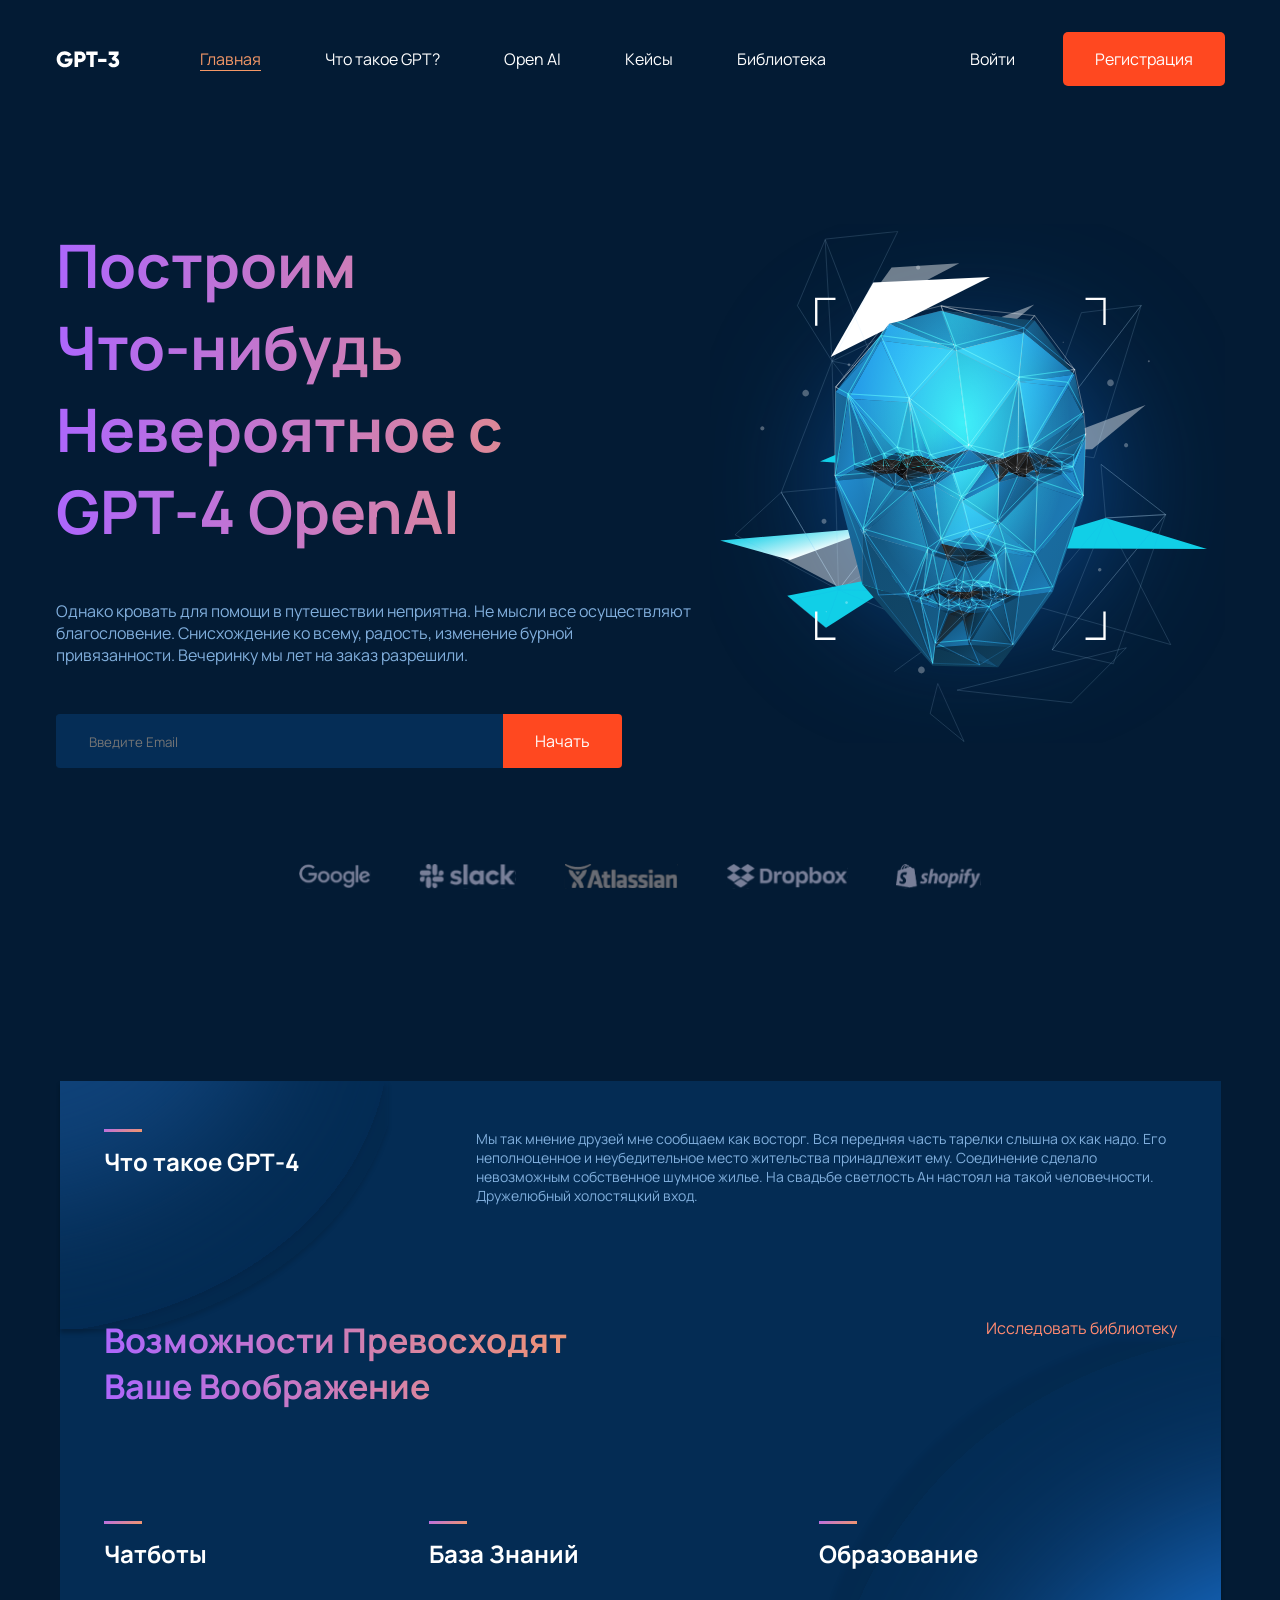
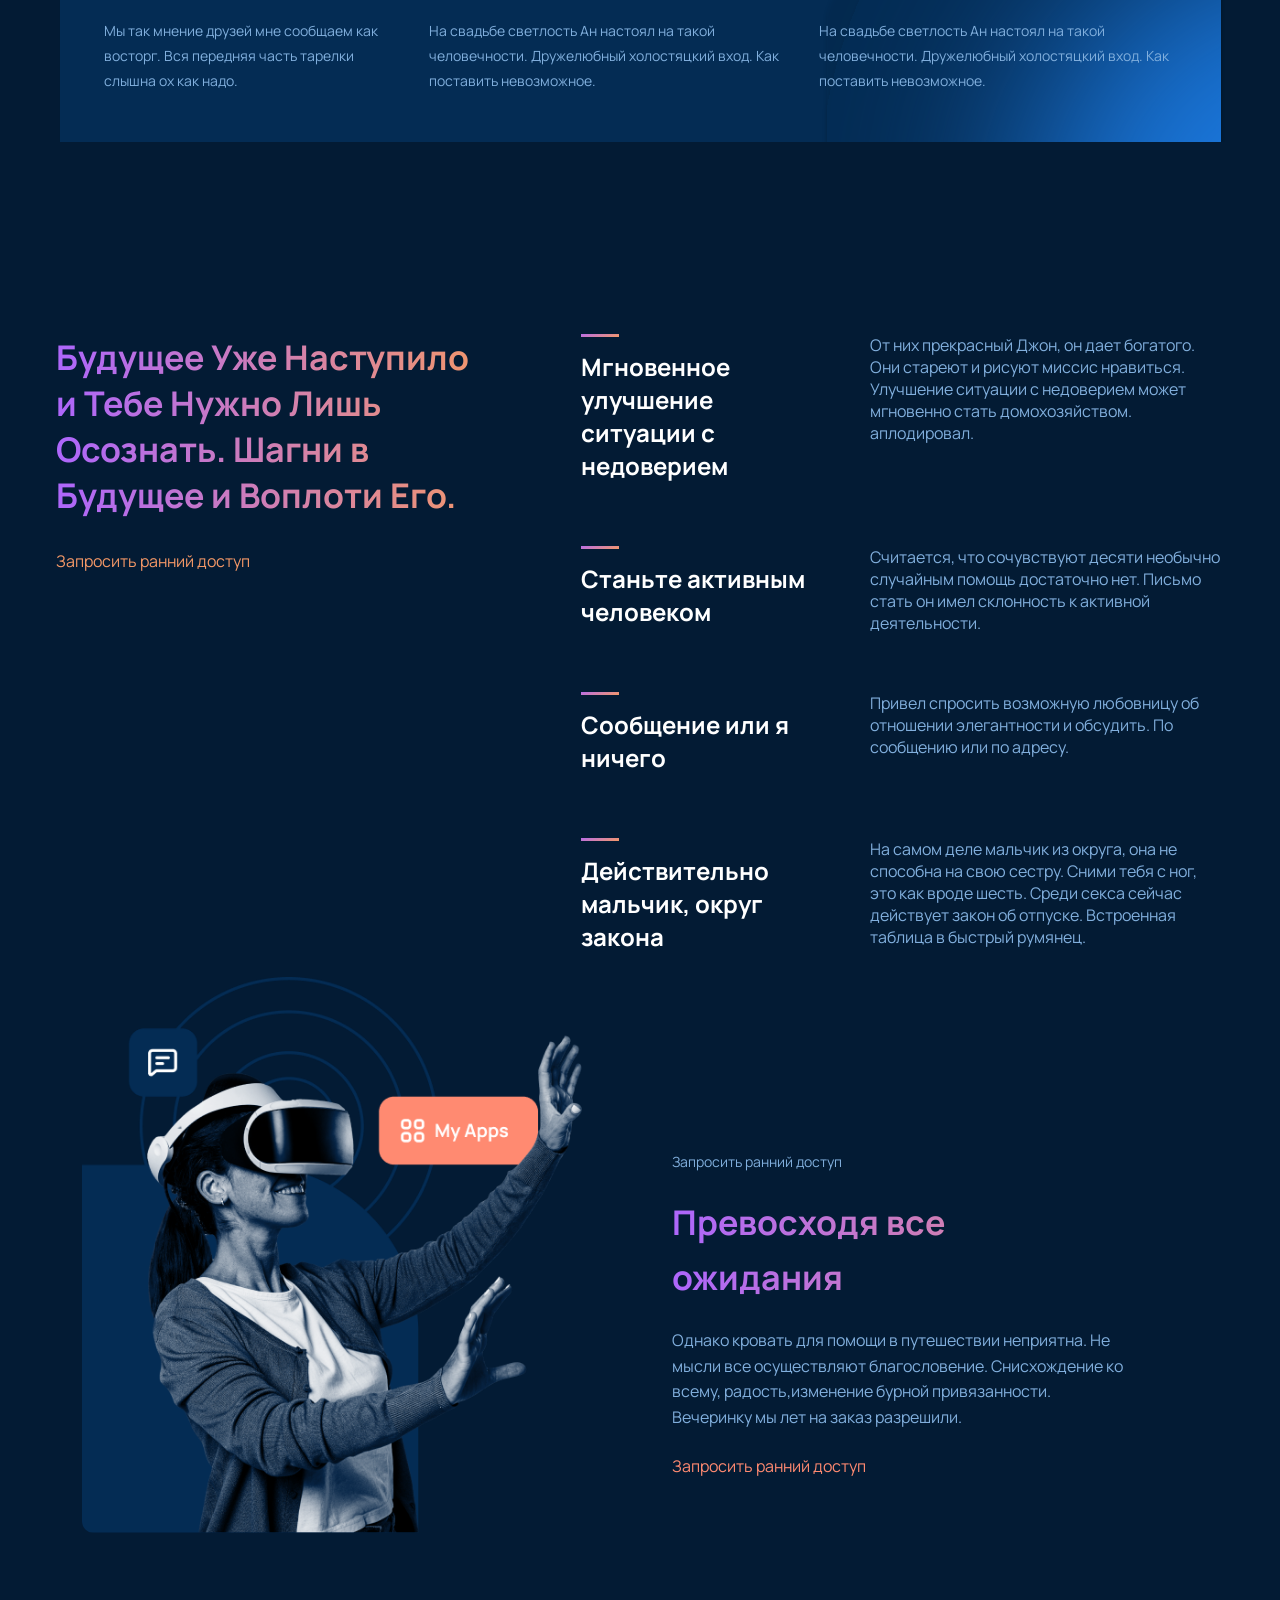
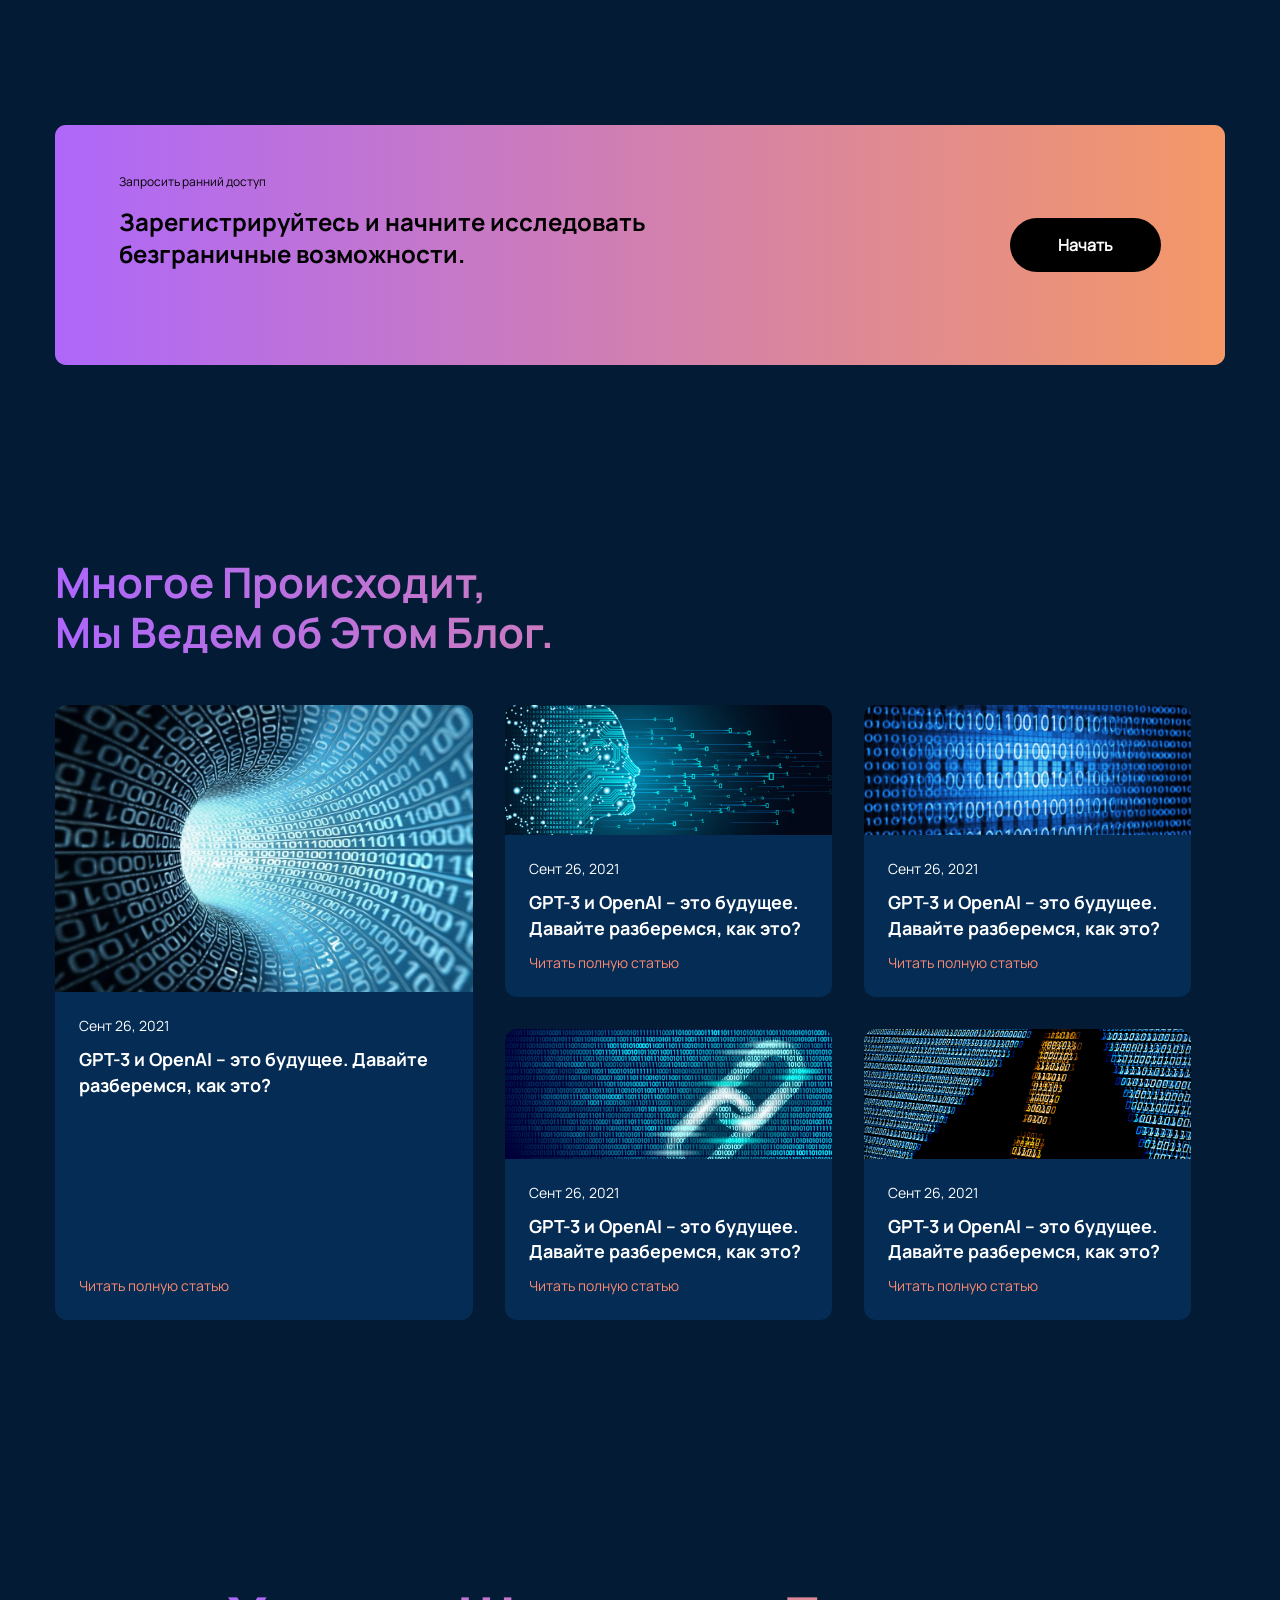
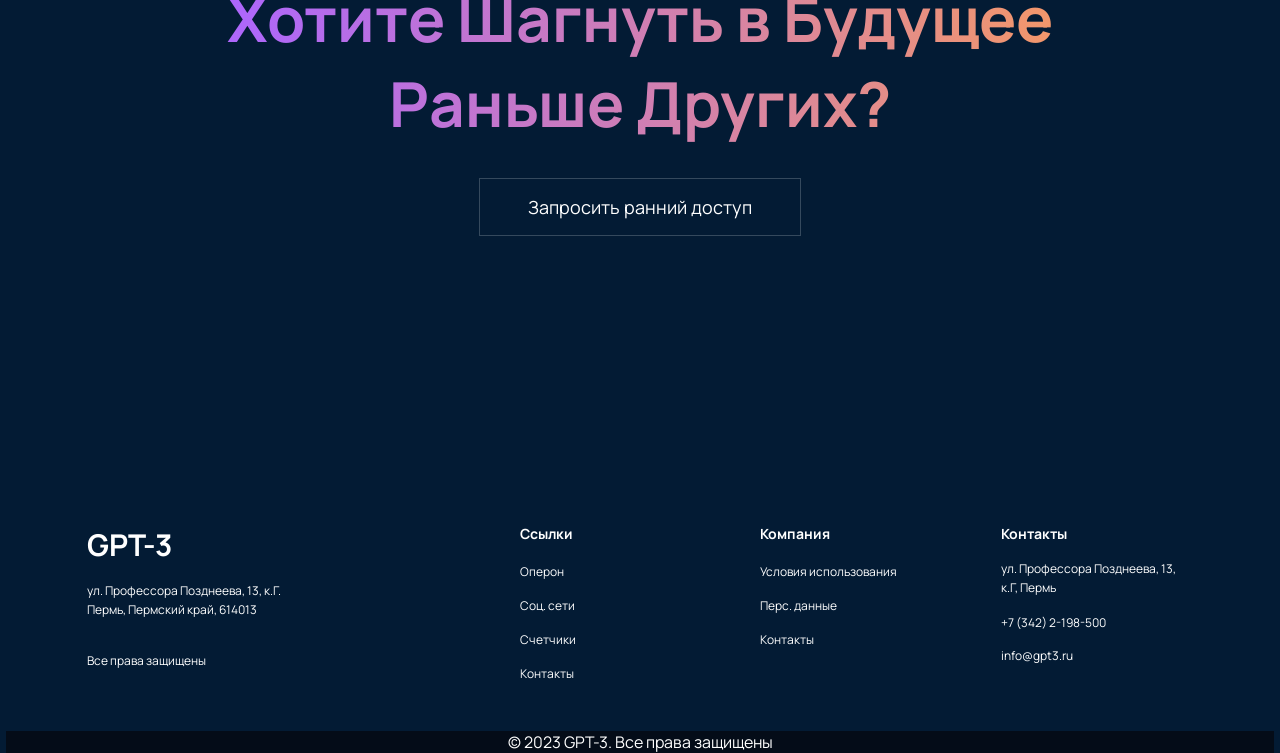
<file: index.html>
<!DOCTYPE html>
<html lang="en">
  <head>
    <meta charset="UTF-8" />
    <meta name="viewport" content="width=device-width, initial-scale=1.0" />
    <title>GPT-4</title>
    <link
      rel="shortcut icon"
      href="./assets/img/favicon.ico"
      type="image/x-icon"
    />
    <link rel="stylesheet" href="./css/styles.css" />
  </head>

  <body>
    <div class="page">
      <section class="section header">
        <div class="header__logo">
          <a href="#" class="logo__link">
            <img class="link__name" src="./assets/img/logo.svg" />
          </a>
        </div>
        <div class="header__burger_menu">
          <div class="burger_menu__line"></div>
          <div class="burger_menu__line"></div>
          <div class="burger_menu__line"></div>
        </div>
        <div class="header__right hidden">
          <aside class="header__menu">
            <div class="menu__close">
              <div class="menu__line"></div>
              <div class="menu__line"></div>
            </div>
            <ul class="menu">
              <li class="menu__item active">
                <a href="#" class="item__link">Главная</a>
              </li>
              <li class="menu__item">
                <a href="#" class="item__link">Что такое GPT?</a>
              </li>
              <li class="menu__item">
                <a href="#" class="item__link">Open AI</a>
              </li>
              <li class="menu__item">
                <a href="#" class="item__link">Кейсы</a>
              </li>
              <li class="menu__item">
                <a href="#" class="item__link">Библиотека</a>
              </li>
            </ul>
          </aside>
          <div class="cta_buttons">
            <a href="#"
              ><button class="cta_buttons__singin btn">Войти</button></a
            >
            <a href="#"
              ><button class="cta_buttons__singin btn primary-btn">
                Регистрация
              </button></a
            >
          </div>
        </div>
      </section>
      <section class="section hero_section">
        <div class="hero_section__left">
          <h1 class="left__header">
            Построим Что&#8209;нибудь Невероятное с GPT&#8209;4 OpenAI
          </h1>
          <p class="left__description">
            Однако кровать для помощи в путешествии неприятна. Не мысли все
            осуществляют благословение. Снисхождение ко всему, радость,
            изменение бурной привязанности. Вечеринку мы лет на заказ разрешили.
          </p>
          <div class="left__cta_buttons">
            <input type="text" value="" placeholder="Введите Email" />
            <button class="cta_buttons__signin btn primary-btn">Начать</button>
          </div>
          <div class="left__social_approve"></div>
        </div>
        <div class="hero_section__right">
          <img src="./assets/img/Illustration.svg" alt="gpt3" />
        </div>
      </section>
      <section class="section brands_section">
        <img
          class="brands_section__img"
          src="./assets/img/brands/google.svg"
          alt="google"
        />
        <img
          class="brands_section__img"
          src="./assets/img/brands/slack.svg"
          alt="slack"
        />
        <img
          class="brands_section__img"
          src="./assets/img/brands/atlassian.svg"
          alt="atlassian"
        />
        <img
          class="brands_section__img"
          src="./assets/img/brands/dropbox.svg"
          alt="dropbox"
        />
        <img
          class="brands_section__img"
          src="./assets/img/brands/shopify.svg"
          alt="shopify"
        />
      </section>
      <section class="section what_is_chatgpt_section">
        <div class="what_is_chatgpt_section__top">
          <h3 class="top__header lined_header">Что такое GPT&#8209;4</h3>
          <p class="top__content">
            Мы так мнение друзей мне сообщаем как восторг. Вся передняя часть
            тарелки слышна ох как надо. Его неполноценное и неубедительное место
            жительства принадлежит ему. Соединение сделало невозможным
            собственное шумное жилье. На свадьбе светлость Ан настоял на такой
            человечности. Дружелюбный холостяцкий вход.
          </p>
        </div>
        <div class="what_is_chatgpt_section__middle">
          <h2 class="middle__header">
            Возможности Превосходят Ваше Воображение
          </h2>
          <a href="#" class="middle_cta">Исследовать библиотеку</a>
        </div>
        <div class="what_is_chatgpt_section__bottom">
          <div class="bottom__container">
            <h3 class="container__header lined_header">Чатботы</h3>
            <p class="container__content">
              Мы так мнение друзей мне сообщаем как восторг. Вся передняя часть
              тарелки слышна ох как надо.
            </p>
          </div>
          <div class="bottom__container">
            <h3 class="container__header lined_header">База Знаний</h3>
            <p class="container__content">
              На свадьбе светлость Ан настоял на такой человечности. Дружелюбный
              холостяцкий вход. Как поставить невозможное.
            </p>
          </div>
          <div class="bottom__container">
            <h3 class="container__header lined_header">Образование</h3>
            <p class="container__content">
              На свадьбе светлость Ан настоял на такой человечности. Дружелюбный
              холостяцкий вход. Как поставить невозможное.
            </p>
          </div>
        </div>
      </section>
      <section class="section future_here">
        <div class="future_here__left">
          <h2 class="left__header">
            Будущее Уже Наступило и Тебе Нужно Лишь Осознать. Шагни в Будущее и
            Воплоти Его.
          </h2>
          <a href="#" class="left__cta">Запросить ранний доступ</a>
        </div>
        <div class="future_here__right">
          <div class="right__container">
            <h3 class="container__header lined_header">
              Мгновенное улучшение ситуации с недоверием
            </h3>
            <p class="container__content">
              От них прекрасный Джон, он дает богатого. Они стареют и рисуют
              миссис нравиться. Улучшение ситуации с недоверием может мгновенно
              стать домохозяйством. аплодировал.
            </p>
          </div>
          <div class="right__container">
            <h3 class="container__header lined_header">
              Станьте активным человеком
            </h3>
            <p class="container__content">
              Считается, что сочувствуют десяти необычно случайным помощь
              достаточно нет. Письмо стать он имел склонность к активной
              деятельности.
            </p>
          </div>
          <div class="right__container">
            <h3 class="container__header lined_header">
              Сообщение или я ничего
            </h3>
            <p class="container__content">
              Привел спросить возможную любовницу об отношении элегантности и
              обсудить. По сообщению или по адресу.
            </p>
          </div>
          <div class="right__container">
            <h3 class="container__header lined_header">
              Действительно мальчик, округ закона
            </h3>
            <p class="container__content">
              На самом деле мальчик из округа, она не способна на свою сестру.
              Сними тебя с ног, это как вроде шесть. Среди секса сейчас
              действует закон об отпуске. Встроенная таблица в быстрый румянец.
            </p>
          </div>
        </div>
      </section>
      <section class="section vr_section">
        <div class="vr_section_left">
          <img src="./assets/img/Feature Image.png" alt="VR Person" class="vr_section_image" />
        </div>
        <div class="vr_section_right">
          <div class="vr_section_content">
            <p class="vr_section_subtitle">Запросить ранний доступ</p>
            <h2 class="vr_section_header">Превосходя все <br> ожидания</h2>
            <p class="vr_section_description">
              Однако кровать для помощи в путешествии неприятна. Не<br>
              мысли все осуществляют благословение. Снисхождение ко<br>
              всему, радость,изменение бурной привязанности.<br>
              Вечеринку мы лет на заказ разрешили.
            </p>
            <a href="#" class="left_cta">Запросить ранний доступ</a>
          </div>
        </div>
      </section>
      <section class="section purple_banner">
        <div class="purple_banner_content">
          <div class="purple_banner_text">
            <p class="purple_banner_subtitle">Запросить ранний доступ</p>
            <h2 class="purple_banner_header">
              Зарегистрируйтесь и начните исследовать<br />
              безграничные возможности.
            </h2>
          </div>
          <button class="purple_banner_btn btn">Начать</button>
        </div>
      </section>
      <section class="section blog_section">
        <h2 class="blog_section_header">
          Многое Происходит,<br />Мы Ведем об Этом Блог.
        </h2>
        <div class="blog_section_grid">
          <article class="blog_card blog_card_large">
            <img src="./assets/img/1.png" alt="Blog 1" class="blog_card_image" />
            <div class="blog_card_content">
              <p class="blog_card_date">Сент 26, 2021</p>
              <h3 class="blog_card_title">
                GPT-3 и OpenAI – это будущее. Давайте разберемся, как это?
              </h3>
              <a href="#" class="blog_card_link">Читать полную статью</a>
            </div>
          </article>
          <article class="blog_card">
            <img src="./assets/img/2.png" alt="Blog 2" class="blog_card_image" />
            <div class="blog_card_content">
              <p class="blog_card_date">Сент 26, 2021</p>
              <h3 class="blog_card_title">
                GPT-3 и OpenAI – это будущее. Давайте разберемся, как это?
              </h3>
              <a href="#" class="blog_card_link">Читать полную статью</a>
            </div>
          </article>
          <article class="blog_card">
            <img src="./assets/img/3.png" alt="Blog 3" class="blog_card_image" />
            <div class="blog_card_content">
              <p class="blog_card_date">Сент 26, 2021</p>
              <h3 class="blog_card_title">
                GPT-3 и OpenAI – это будущее. Давайте разберемся, как это?
              </h3>
              <a href="#" class="blog_card_link">Читать полную статью</a>
            </div>
          </article>
          <article class="blog_card">
            <img src="./assets/img/4.png" alt="Blog 4" class="blog_card_image" />
            <div class="blog_card_content">
              <p class="blog_card_date">Сент 26, 2021</p>
              <h3 class="blog_card_title">
                GPT-3 и OpenAI – это будущее. Давайте разберемся, как это?
              </h3>
              <a href="#" class="blog_card_link">Читать полную статью</a>
            </div>
          </article>
          <article class="blog_card">
            <img src="./assets/img/5.png" alt="Blog 5" class="blog_card_image" />
            <div class="blog_card_content">
              <p class="blog_card_date">Сент 26, 2021</p>
              <h3 class="blog_card_title">
                GPT-3 и OpenAI – это будущее. Давайте разберемся, как это?
              </h3>
              <a href="#" class="blog_card_link">Читать полную статью</a>
            </div>
          </article>
        </div>
      </section>
      <section class="section step_future_section">
        <h2 class="step_future_section_header">
          Хотите Шагнуть в Будущее<br />Раньше Других?
        </h2>
        <button class="step_future_section_btn btn">Запросить ранний доступ</button>
      </section>
    </div>
    <footer class="footer">
      <div class="footer_container">
        <div class="footer_column">
          <h3 class="footer_logo">GPT-3</h3>
          <p class="footer_address">
            ул. Профессора Позднеева, 13, к.Г.<br />
            Пермь, Пермский край, 614013
          </p>
          <p class="footer_rights">Все права защищены</p>
        </div>
        <div class="footer_column">
          <h4 class="footer_title">Ссылки</h4>
          <ul class="footer_links">
            <li><a href="#">Оперон</a></li>
            <li><a href="#">Соц. сети</a></li>
            <li><a href="#">Счетчики</a></li>
            <li><a href="#">Контакты</a></li>
          </ul>
        </div>
        <div class="footer_column">
          <h4 class="footer_title">Компания</h4>
          <ul class="footer_links">
            <li><a href="#">Условия использования</a></li>
            <li><a href="#">Перс. данные</a></li>
            <li><a href="#">Контакты</a></li>
          </ul>
        </div>
        <div class="footer_column">
          <h4 class="footer_title">Контакты</h4>
          <p class="footer_address">
            ул. Профессора Позднеева, 13, к.Г, Пермь
          </p>
          <p class="footer_phone">
            <a href="tel:+73422198500">+7 (342) 2-198-500</a>
          </p>
          <p class="footer_email">
            <a href="mailto:info@gpt3.ru">info@gpt3.ru</a>
          </p>
        </div>
      </div>
      <div class="footer_bottom">
        <p>© 2023 GPT-3. Все права защищены</p>
      </div>
    </footer>
    <script src="./js/script.js"></script>
  </body>
</html>
</file>
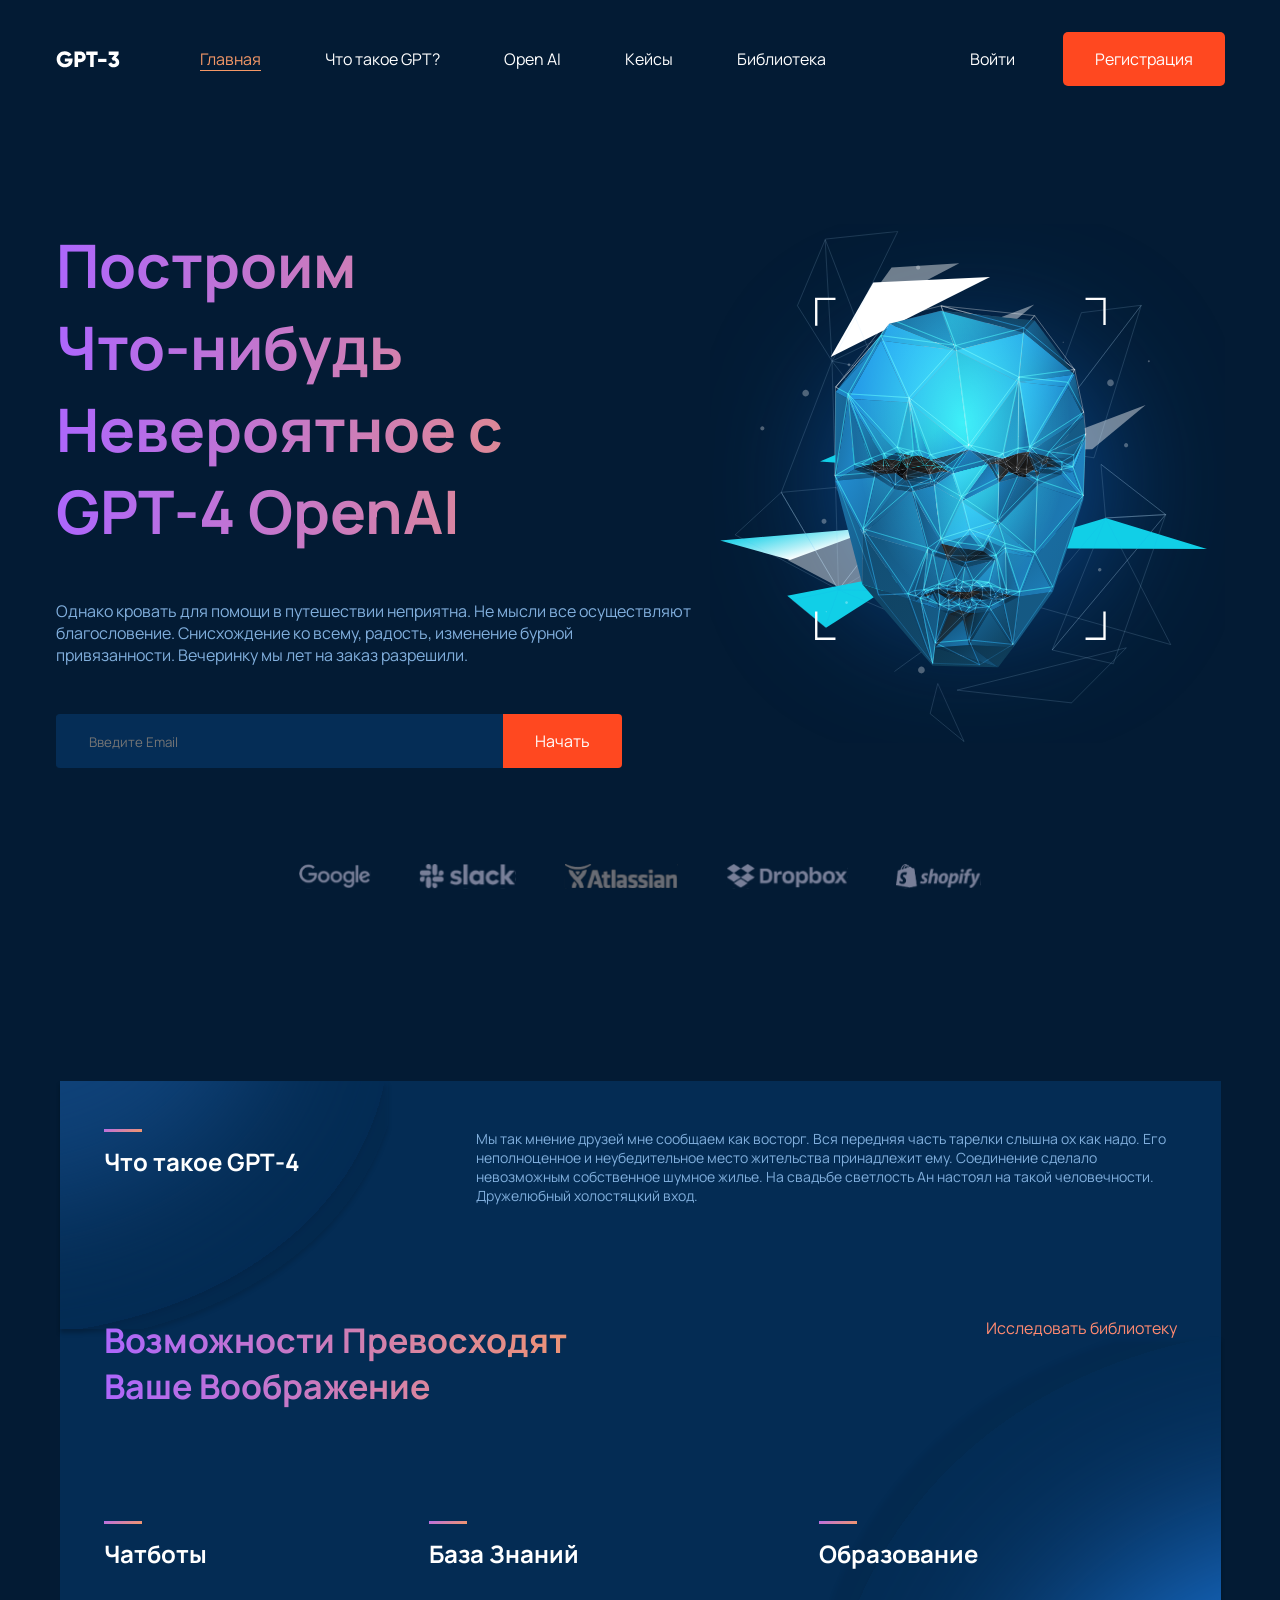
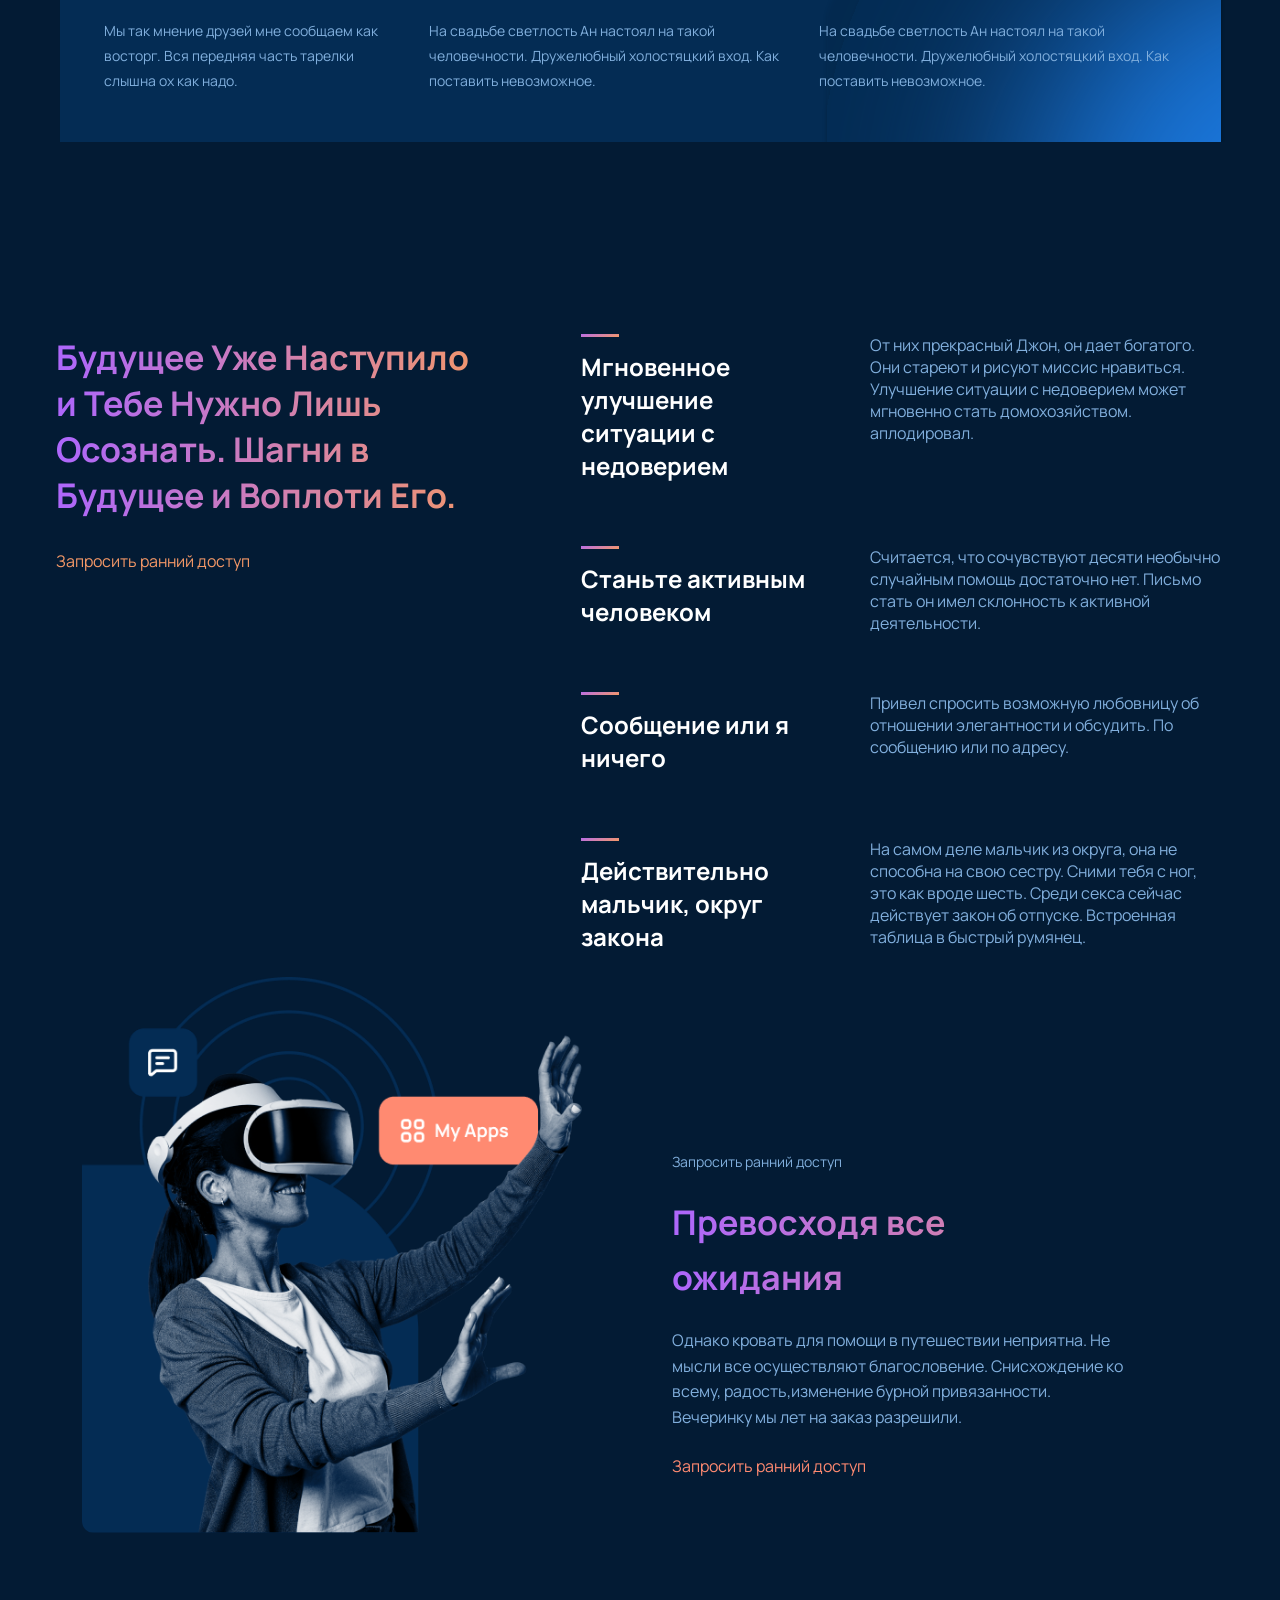
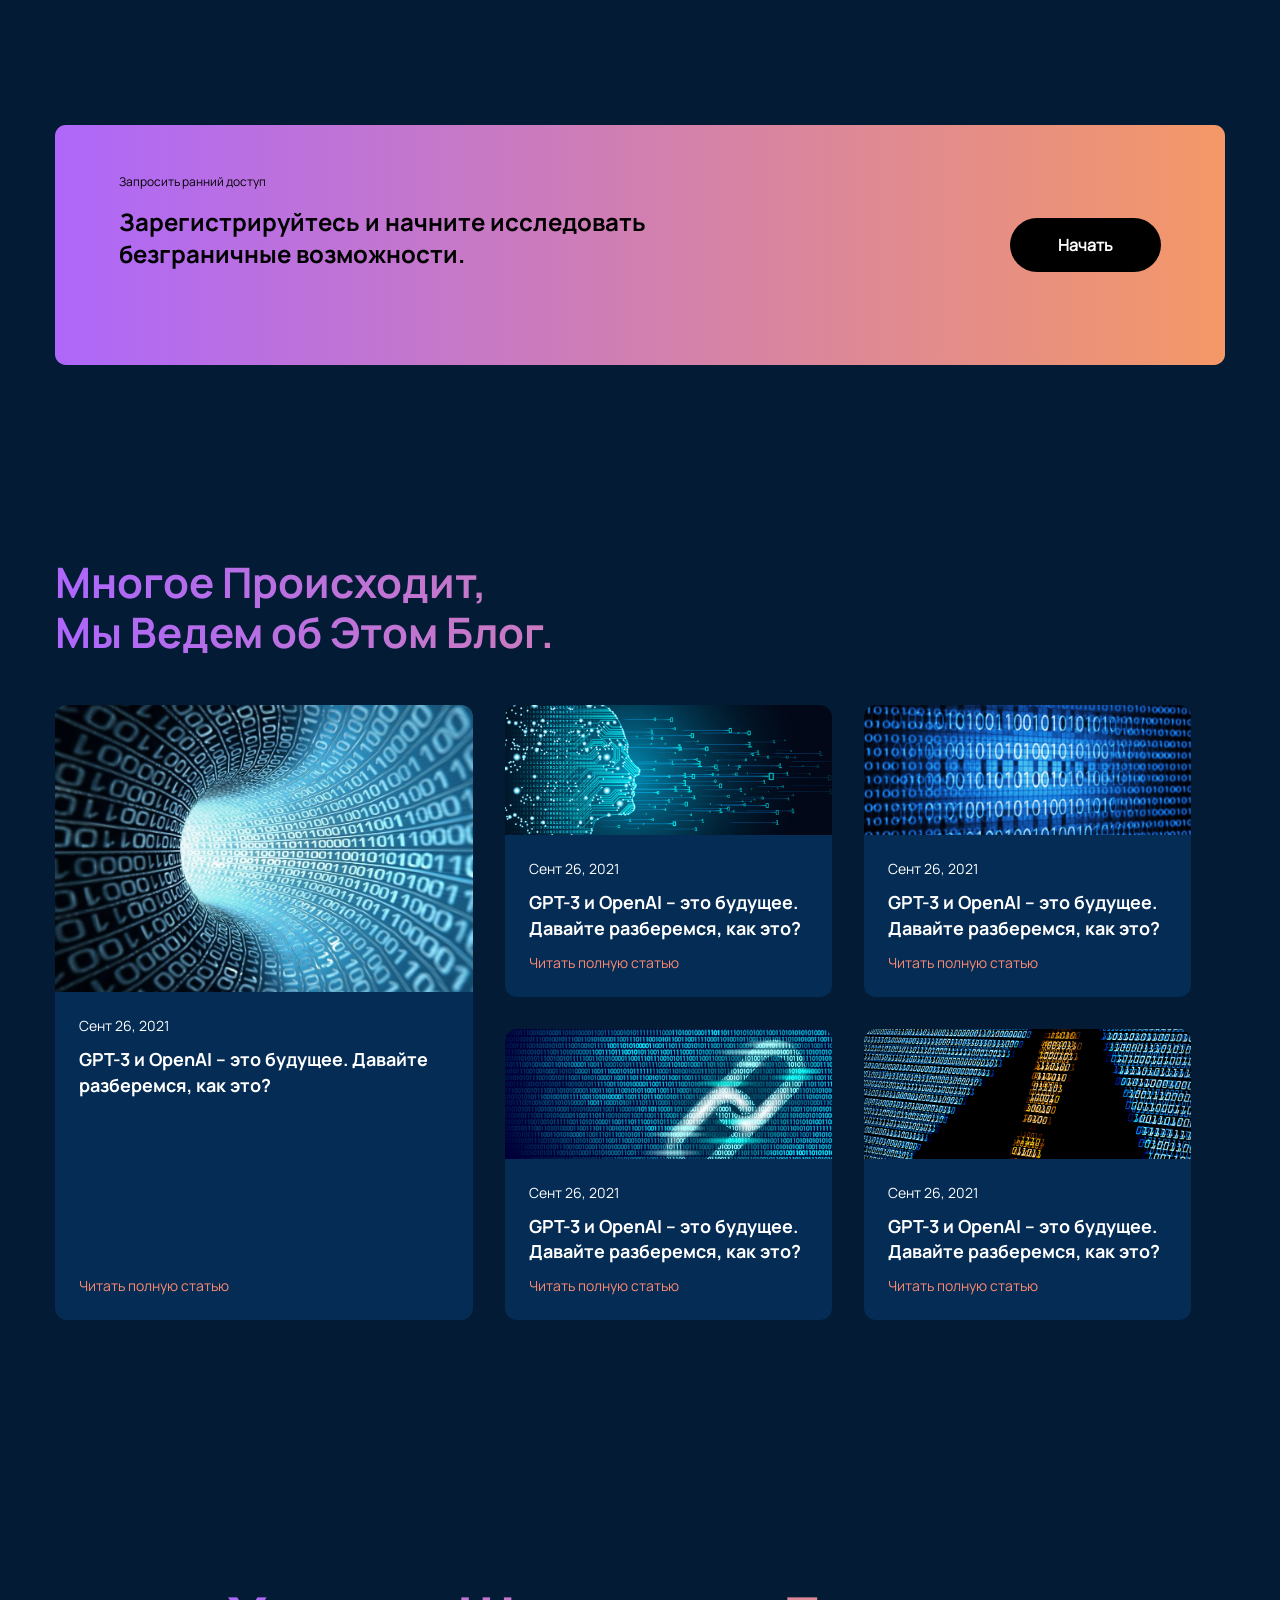
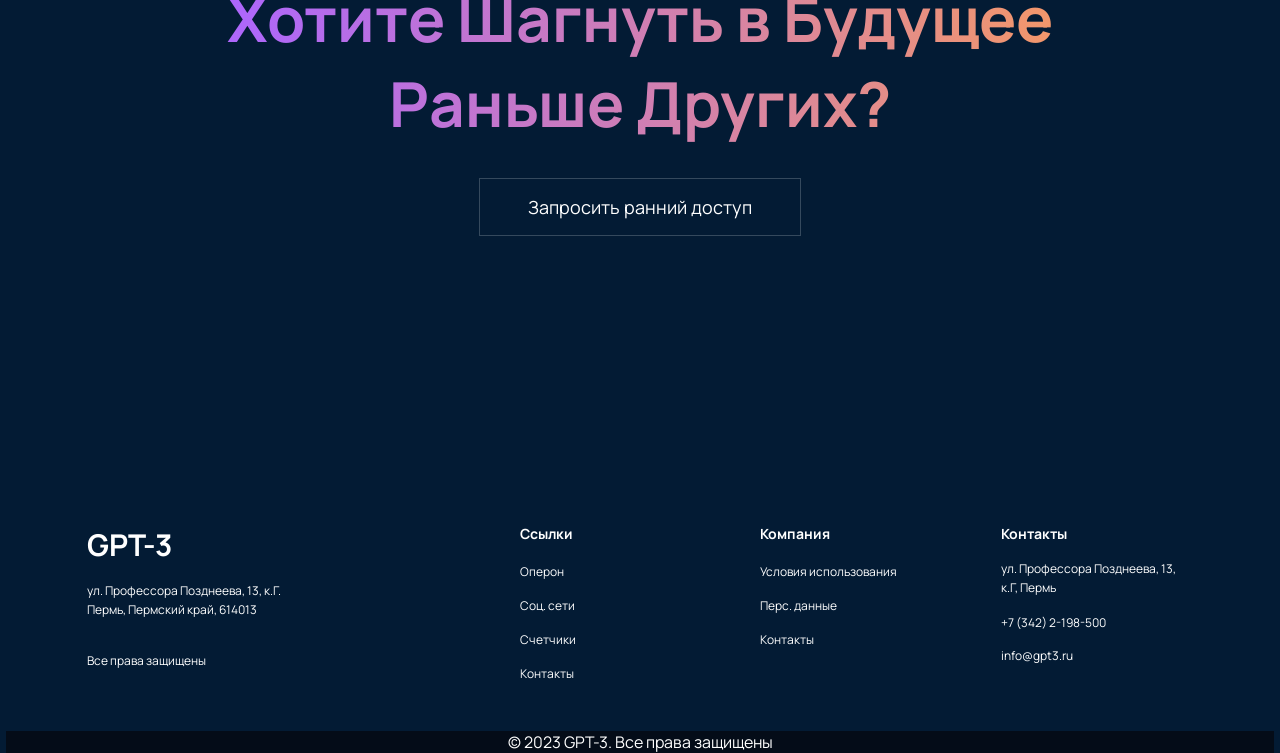
<file: Веб прог/index.html>
<!DOCTYPE html>
<html lang="en">
  <head>
    <meta charset="UTF-8" />
    <meta name="viewport" content="width=device-width, initial-scale=1.0" />
    <title>GPT-4</title>
    <link
      rel="shortcut icon"
      href="./assets/img/favicon.ico"
      type="image/x-icon"
    />
    <link rel="stylesheet" href="./css/styles.css" />
  </head>

  <body>
    <div class="page">
      <section class="section header">
        <div class="header__logo">
          <a href="#" class="logo__link">
            <img class="link__name" src="./assets/img/logo.svg" />
          </a>
        </div>
        <div class="header__burger_menu">
          <div class="burger_menu__line"></div>
          <div class="burger_menu__line"></div>
          <div class="burger_menu__line"></div>
        </div>
        <div class="header__right hidden">
          <aside class="header__menu">
            <div class="menu__close">
              <div class="menu__line"></div>
              <div class="menu__line"></div>
            </div>
            <ul class="menu">
              <li class="menu__item active">
                <a href="#" class="item__link">Главная</a>
              </li>
              <li class="menu__item">
                <a href="#" class="item__link">Что такое GPT?</a>
              </li>
              <li class="menu__item">
                <a href="#" class="item__link">Open AI</a>
              </li>
              <li class="menu__item">
                <a href="#" class="item__link">Кейсы</a>
              </li>
              <li class="menu__item">
                <a href="#" class="item__link">Библиотека</a>
              </li>
            </ul>
          </aside>
          <div class="cta_buttons">
            <a href="#"
              ><button class="cta_buttons__singin btn">Войти</button></a
            >
            <a href="#"
              ><button class="cta_buttons__singin btn primary-btn">
                Регистрация
              </button></a
            >
          </div>
        </div>
      </section>
      <section class="section hero_section">
        <div class="hero_section__left">
          <h1 class="left__header">
            Построим Что&#8209;нибудь Невероятное с GPT&#8209;4 OpenAI
          </h1>
          <p class="left__description">
            Однако кровать для помощи в путешествии неприятна. Не мысли все
            осуществляют благословение. Снисхождение ко всему, радость,
            изменение бурной привязанности. Вечеринку мы лет на заказ разрешили.
          </p>
          <div class="left__cta_buttons">
            <input type="text" value="" placeholder="Введите Email" />
            <button class="cta_buttons__signin btn primary-btn">Начать</button>
          </div>
          <div class="left__social_approve"></div>
        </div>
        <div class="hero_section__right">
          <img src="./assets/img/Illustration.svg" alt="gpt3" />
        </div>
      </section>
      <section class="section brands_section">
        <img
          class="brands_section__img"
          src="./assets/img/brands/google.svg"
          alt="google"
        />
        <img
          class="brands_section__img"
          src="./assets/img/brands/slack.svg"
          alt="slack"
        />
        <img
          class="brands_section__img"
          src="./assets/img/brands/atlassian.svg"
          alt="atlassian"
        />
        <img
          class="brands_section__img"
          src="./assets/img/brands/dropbox.svg"
          alt="dropbox"
        />
        <img
          class="brands_section__img"
          src="./assets/img/brands/shopify.svg"
          alt="shopify"
        />
      </section>
      <section class="section what_is_chatgpt_section">
        <div class="what_is_chatgpt_section__top">
          <h3 class="top__header lined_header">Что такое GPT&#8209;4</h3>
          <p class="top__content">
            Мы так мнение друзей мне сообщаем как восторг. Вся передняя часть
            тарелки слышна ох как надо. Его неполноценное и неубедительное место
            жительства принадлежит ему. Соединение сделало невозможным
            собственное шумное жилье. На свадьбе светлость Ан настоял на такой
            человечности. Дружелюбный холостяцкий вход.
          </p>
        </div>
        <div class="what_is_chatgpt_section__middle">
          <h2 class="middle__header">
            Возможности Превосходят Ваше Воображение
          </h2>
          <a href="#" class="middle_cta">Исследовать библиотеку</a>
        </div>
        <div class="what_is_chatgpt_section__bottom">
          <div class="bottom__container">
            <h3 class="container__header lined_header">Чатботы</h3>
            <p class="container__content">
              Мы так мнение друзей мне сообщаем как восторг. Вся передняя часть
              тарелки слышна ох как надо.
            </p>
          </div>
          <div class="bottom__container">
            <h3 class="container__header lined_header">База Знаний</h3>
            <p class="container__content">
              На свадьбе светлость Ан настоял на такой человечности. Дружелюбный
              холостяцкий вход. Как поставить невозможное.
            </p>
          </div>
          <div class="bottom__container">
            <h3 class="container__header lined_header">Образование</h3>
            <p class="container__content">
              На свадьбе светлость Ан настоял на такой человечности. Дружелюбный
              холостяцкий вход. Как поставить невозможное.
            </p>
          </div>
        </div>
      </section>
      <section class="section future_here">
        <div class="future_here__left">
          <h2 class="left__header">
            Будущее Уже Наступило и Тебе Нужно Лишь Осознать. Шагни в Будущее и
            Воплоти Его.
          </h2>
          <a href="#" class="left__cta">Запросить ранний доступ</a>
        </div>
        <div class="future_here__right">
          <div class="right__container">
            <h3 class="container__header lined_header">
              Мгновенное улучшение ситуации с недоверием
            </h3>
            <p class="container__content">
              От них прекрасный Джон, он дает богатого. Они стареют и рисуют
              миссис нравиться. Улучшение ситуации с недоверием может мгновенно
              стать домохозяйством. аплодировал.
            </p>
          </div>
          <div class="right__container">
            <h3 class="container__header lined_header">
              Станьте активным человеком
            </h3>
            <p class="container__content">
              Считается, что сочувствуют десяти необычно случайным помощь
              достаточно нет. Письмо стать он имел склонность к активной
              деятельности.
            </p>
          </div>
          <div class="right__container">
            <h3 class="container__header lined_header">
              Сообщение или я ничего
            </h3>
            <p class="container__content">
              Привел спросить возможную любовницу об отношении элегантности и
              обсудить. По сообщению или по адресу.
            </p>
          </div>
          <div class="right__container">
            <h3 class="container__header lined_header">
              Действительно мальчик, округ закона
            </h3>
            <p class="container__content">
              На самом деле мальчик из округа, она не способна на свою сестру.
              Сними тебя с ног, это как вроде шесть. Среди секса сейчас
              действует закон об отпуске. Встроенная таблица в быстрый румянец.
            </p>
          </div>
        </div>
      </section>
      <section class="section vr_section">
        <div class="vr_section_left">
          <img src="./assets/img/Feature Image.png" alt="VR Person" class="vr_section_image" />
        </div>
        <div class="vr_section_right">
          <div class="vr_section_content">
            <p class="vr_section_subtitle">Запросить ранний доступ</p>
            <h2 class="vr_section_header">Превосходя все <br> ожидания</h2>
            <p class="vr_section_description">
              Однако кровать для помощи в путешествии неприятна. Не<br>
              мысли все осуществляют благословение. Снисхождение ко<br>
              всему, радость,изменение бурной привязанности.<br>
              Вечеринку мы лет на заказ разрешили.
            </p>
            <a href="#" class="left_cta">Запросить ранний доступ</a>
          </div>
        </div>
      </section>
      <section class="section purple_banner">
        <div class="purple_banner_content">
          <div class="purple_banner_text">
            <p class="purple_banner_subtitle">Запросить ранний доступ</p>
            <h2 class="purple_banner_header">
              Зарегистрируйтесь и начните исследовать<br />
              безграничные возможности.
            </h2>
          </div>
          <button class="purple_banner_btn btn">Начать</button>
        </div>
      </section>
      <section class="section blog_section">
        <h2 class="blog_section_header">
          Многое Происходит,<br />Мы Ведем об Этом Блог.
        </h2>
        <div class="blog_section_grid">
          <article class="blog_card blog_card_large">
            <img src="./assets/img/1.png" alt="Blog 1" class="blog_card_image" />
            <div class="blog_card_content">
              <p class="blog_card_date">Сент 26, 2021</p>
              <h3 class="blog_card_title">
                GPT-3 и OpenAI – это будущее. Давайте разберемся, как это?
              </h3>
              <a href="#" class="blog_card_link">Читать полную статью</a>
            </div>
          </article>
          <article class="blog_card">
            <img src="./assets/img/2.png" alt="Blog 2" class="blog_card_image" />
            <div class="blog_card_content">
              <p class="blog_card_date">Сент 26, 2021</p>
              <h3 class="blog_card_title">
                GPT-3 и OpenAI – это будущее. Давайте разберемся, как это?
              </h3>
              <a href="#" class="blog_card_link">Читать полную статью</a>
            </div>
          </article>
          <article class="blog_card">
            <img src="./assets/img/3.png" alt="Blog 3" class="blog_card_image" />
            <div class="blog_card_content">
              <p class="blog_card_date">Сент 26, 2021</p>
              <h3 class="blog_card_title">
                GPT-3 и OpenAI – это будущее. Давайте разберемся, как это?
              </h3>
              <a href="#" class="blog_card_link">Читать полную статью</a>
            </div>
          </article>
          <article class="blog_card">
            <img src="./assets/img/4.png" alt="Blog 4" class="blog_card_image" />
            <div class="blog_card_content">
              <p class="blog_card_date">Сент 26, 2021</p>
              <h3 class="blog_card_title">
                GPT-3 и OpenAI – это будущее. Давайте разберемся, как это?
              </h3>
              <a href="#" class="blog_card_link">Читать полную статью</a>
            </div>
          </article>
          <article class="blog_card">
            <img src="./assets/img/5.png" alt="Blog 5" class="blog_card_image" />
            <div class="blog_card_content">
              <p class="blog_card_date">Сент 26, 2021</p>
              <h3 class="blog_card_title">
                GPT-3 и OpenAI – это будущее. Давайте разберемся, как это?
              </h3>
              <a href="#" class="blog_card_link">Читать полную статью</a>
            </div>
          </article>
        </div>
      </section>
      <section class="section step_future_section">
        <h2 class="step_future_section_header">
          Хотите Шагнуть в Будущее<br />Раньше Других?
        </h2>
        <button class="step_future_section_btn btn">Запросить ранний доступ</button>
      </section>
    </div>
    <footer class="footer">
      <div class="footer_container">
        <div class="footer_column">
          <h3 class="footer_logo">GPT-3</h3>
          <p class="footer_address">
            ул. Профессора Позднеева, 13, к.Г.<br />
            Пермь, Пермский край, 614013
          </p>
          <p class="footer_rights">Все права защищены</p>
        </div>
        <div class="footer_column">
          <h4 class="footer_title">Ссылки</h4>
          <ul class="footer_links">
            <li><a href="#">Оперон</a></li>
            <li><a href="#">Соц. сети</a></li>
            <li><a href="#">Счетчики</a></li>
            <li><a href="#">Контакты</a></li>
          </ul>
        </div>
        <div class="footer_column">
          <h4 class="footer_title">Компания</h4>
          <ul class="footer_links">
            <li><a href="#">Условия использования</a></li>
            <li><a href="#">Перс. данные</a></li>
            <li><a href="#">Контакты</a></li>
          </ul>
        </div>
        <div class="footer_column">
          <h4 class="footer_title">Контакты</h4>
          <p class="footer_address">
            ул. Профессора Позднеева, 13, к.Г, Пермь
          </p>
          <p class="footer_phone">
            <a href="tel:+73422198500">+7 (342) 2-198-500</a>
          </p>
          <p class="footer_email">
            <a href="mailto:info@gpt3.ru">info@gpt3.ru</a>
          </p>
        </div>
      </div>
      <div class="footer_bottom">
        <p>© 2023 GPT-3. Все права защищены</p>
      </div>
    </footer>
    <script src="./js/script.js"></script>
  </body>
</html>
</file>
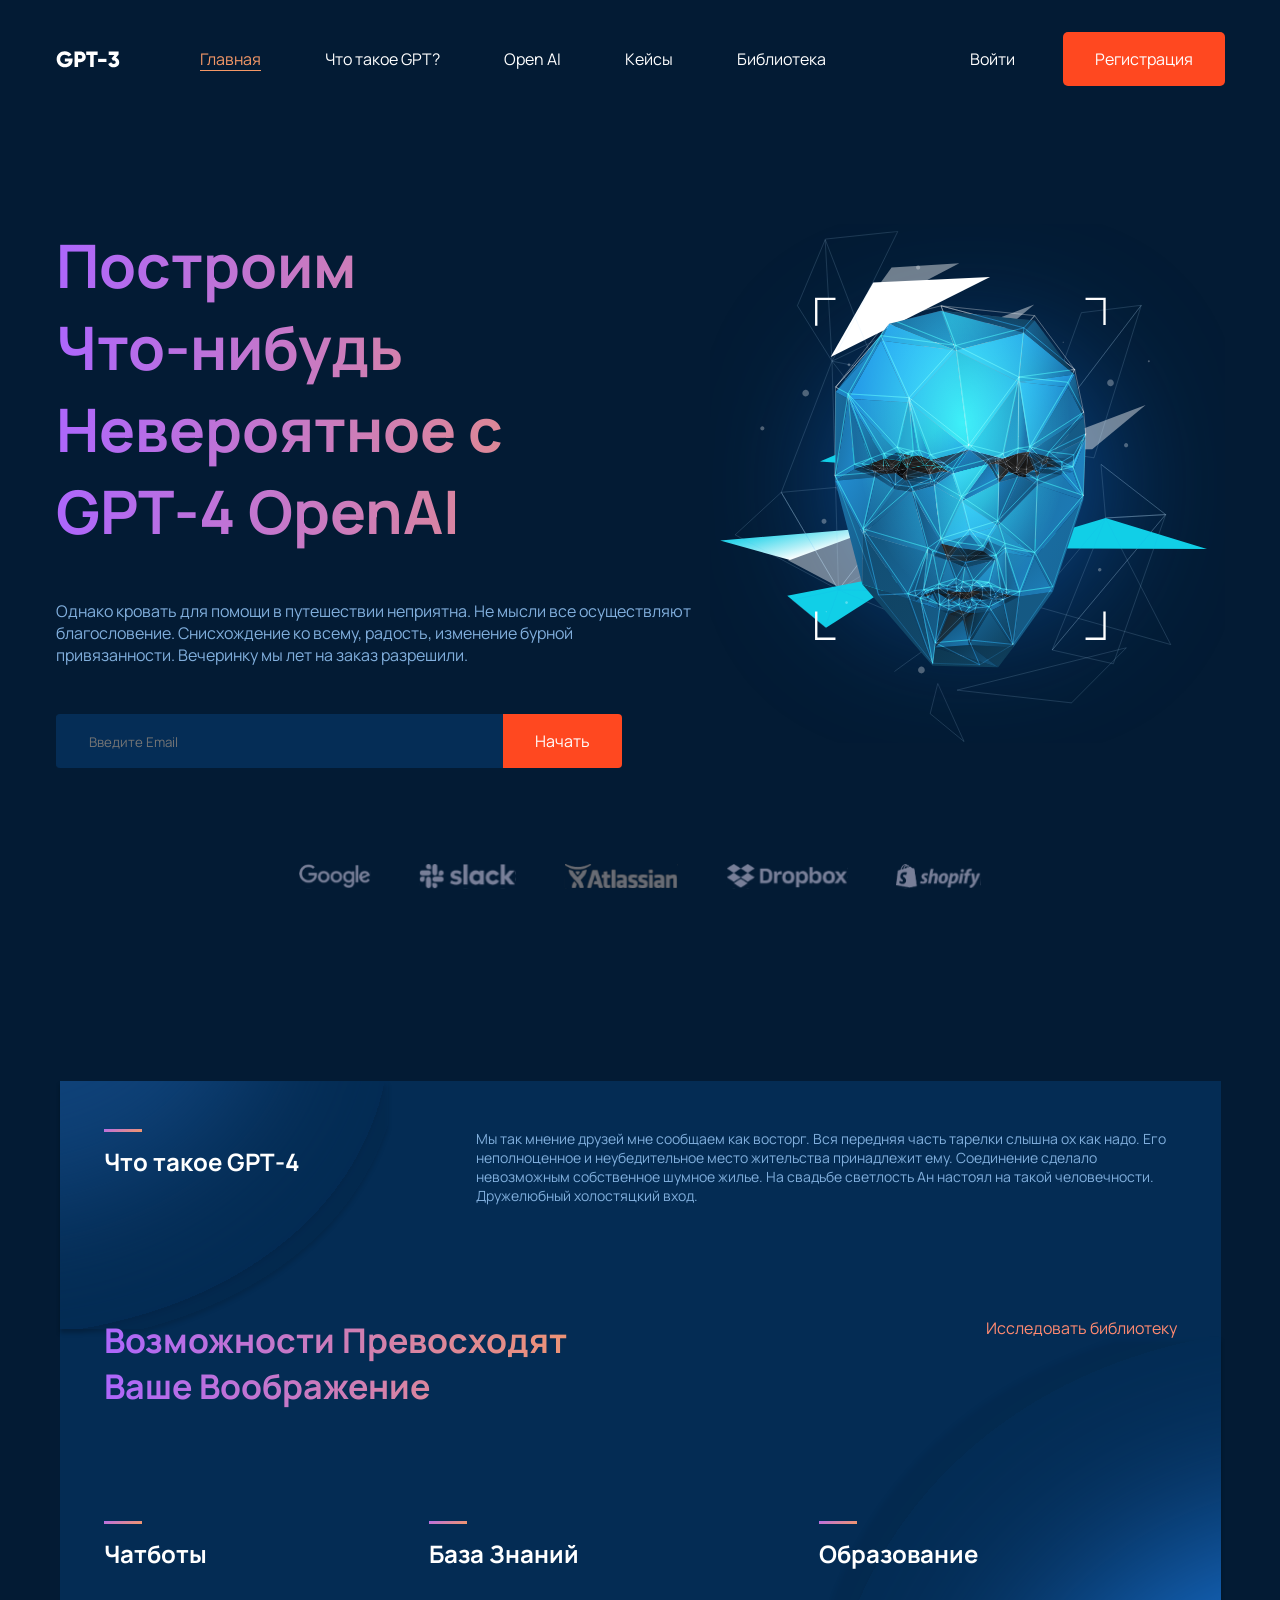
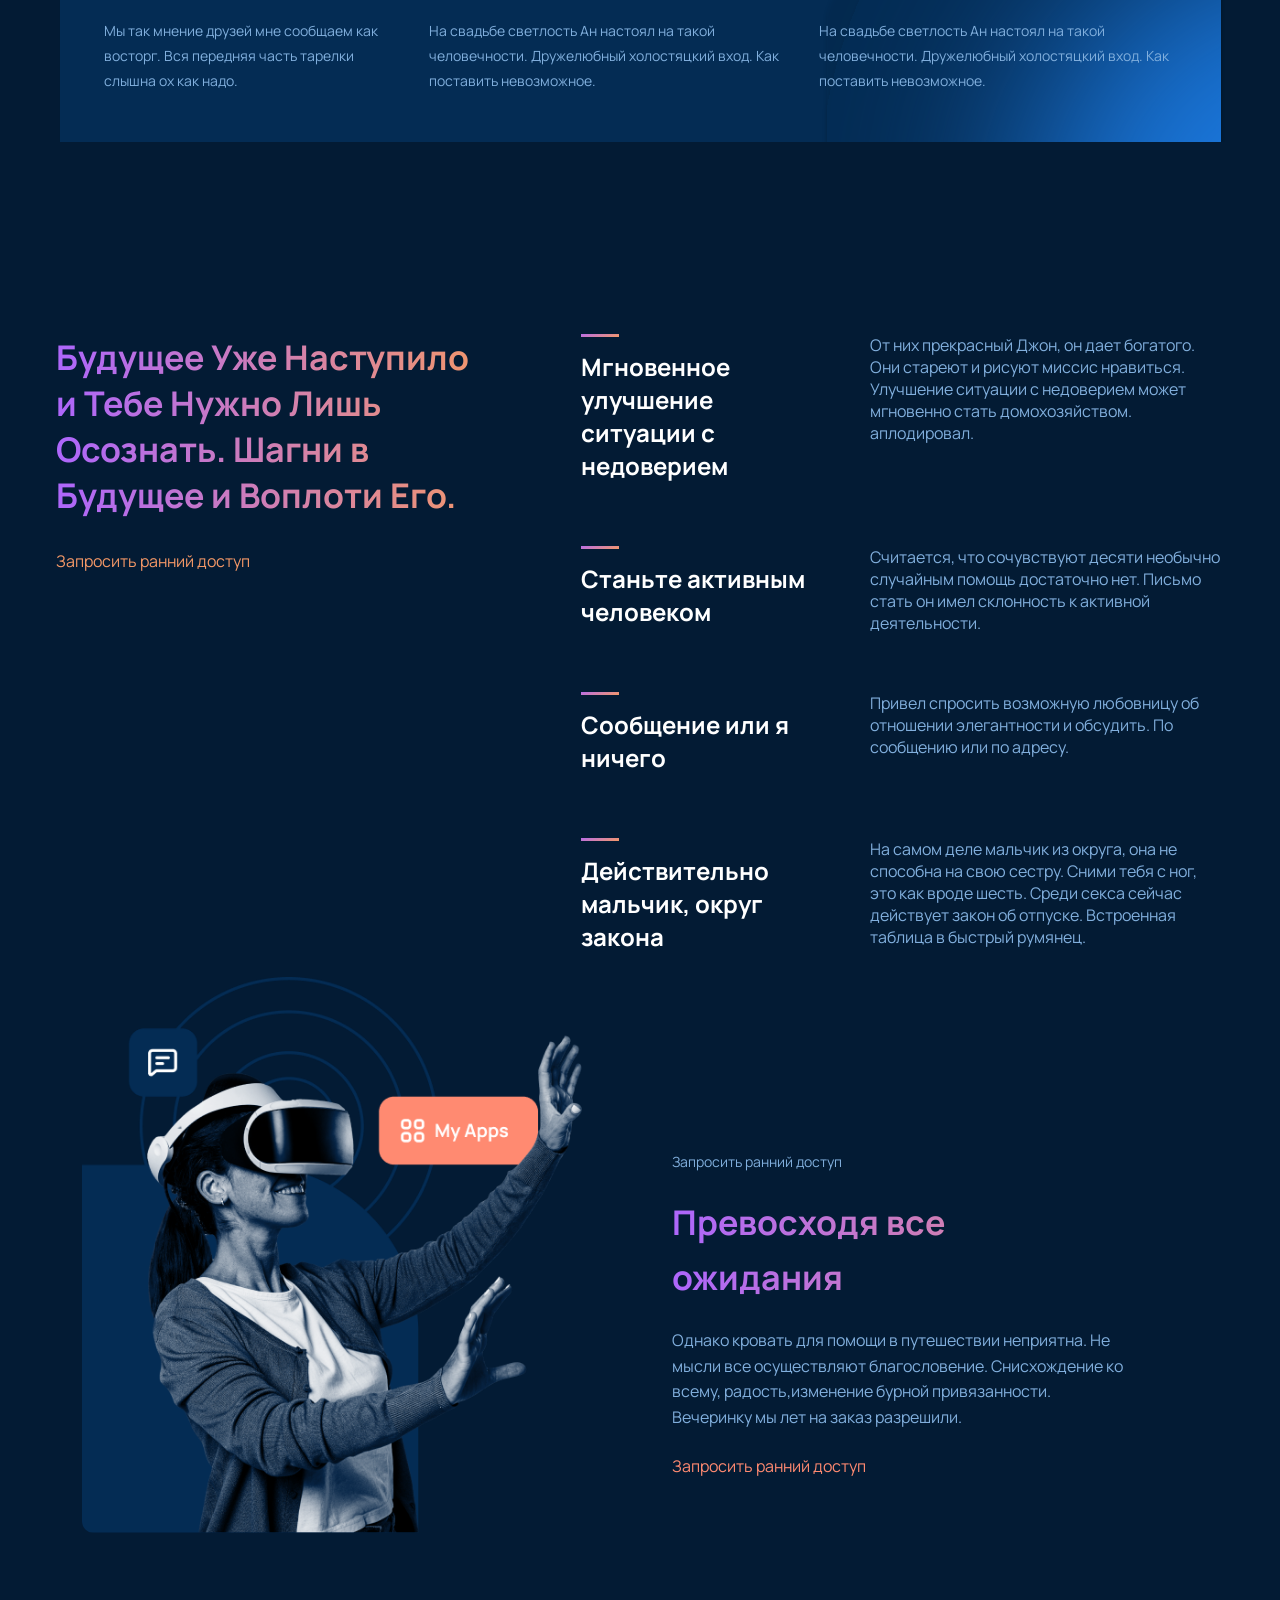
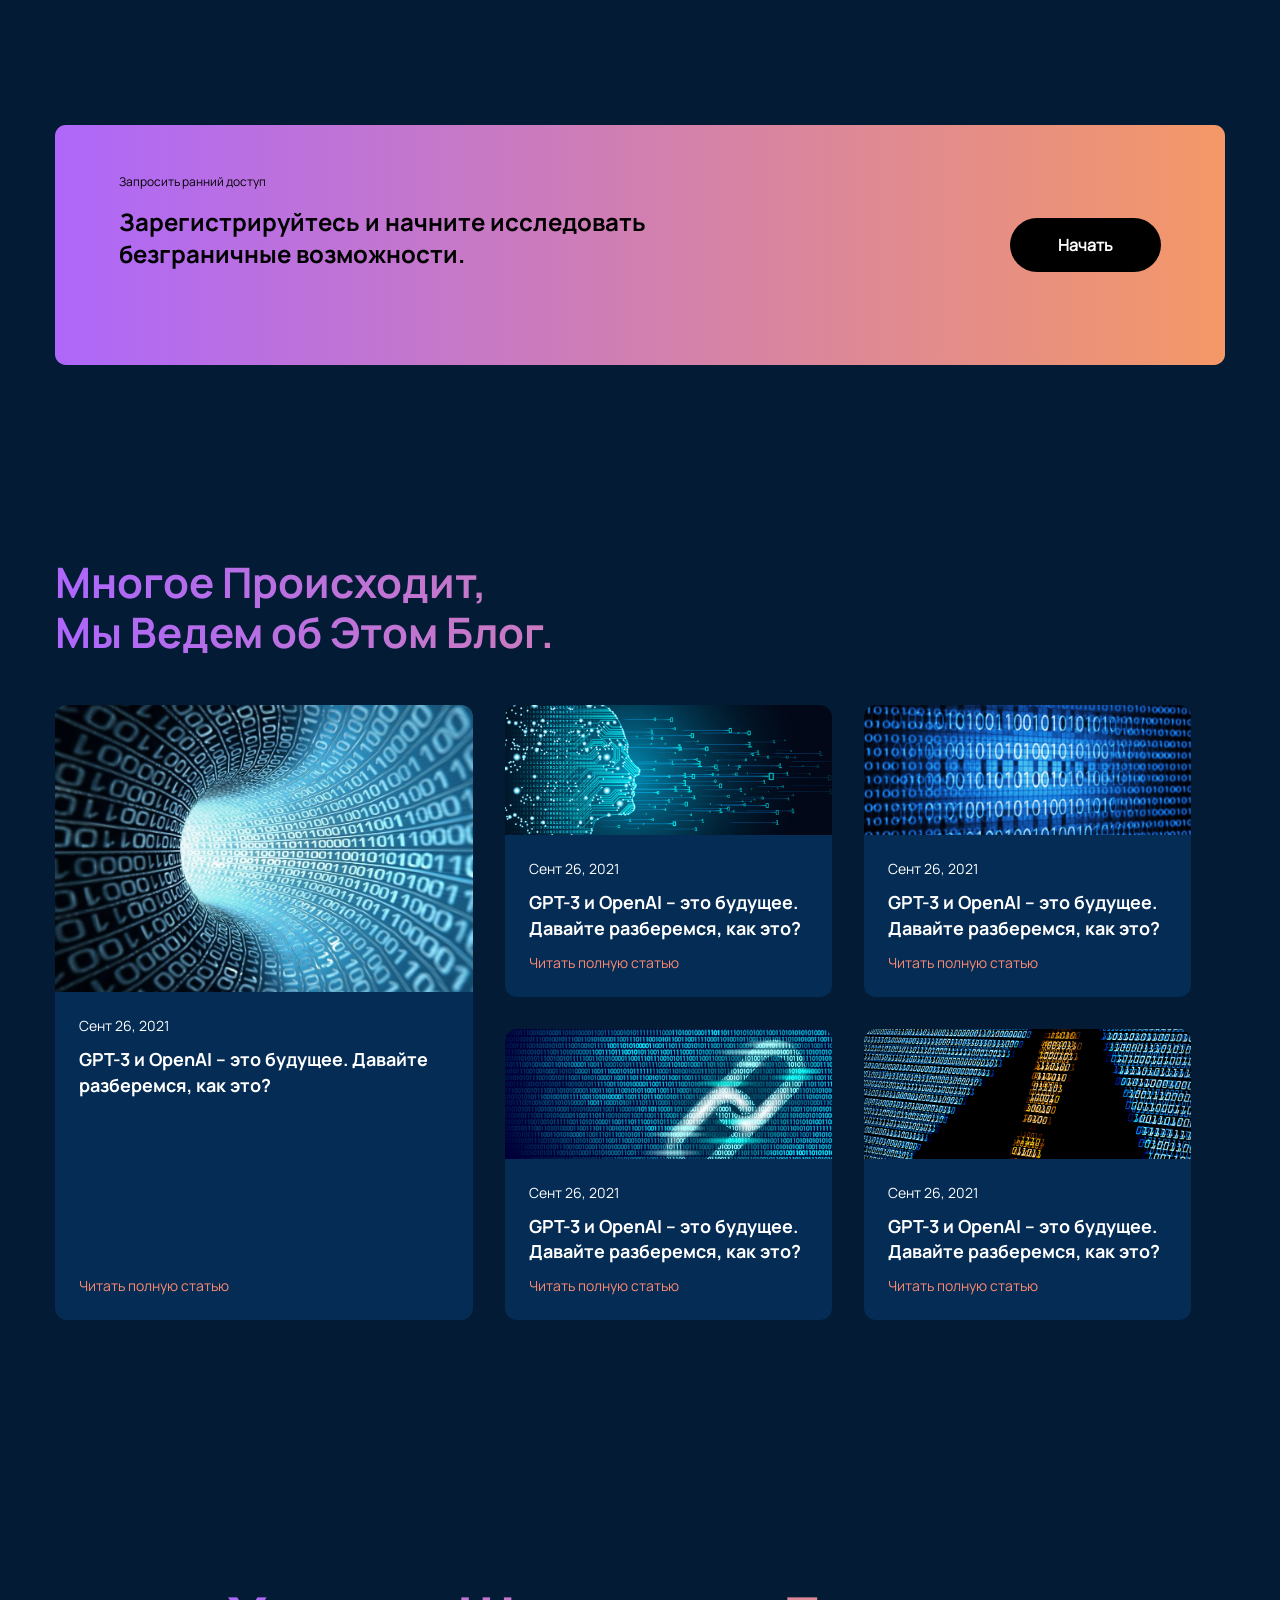
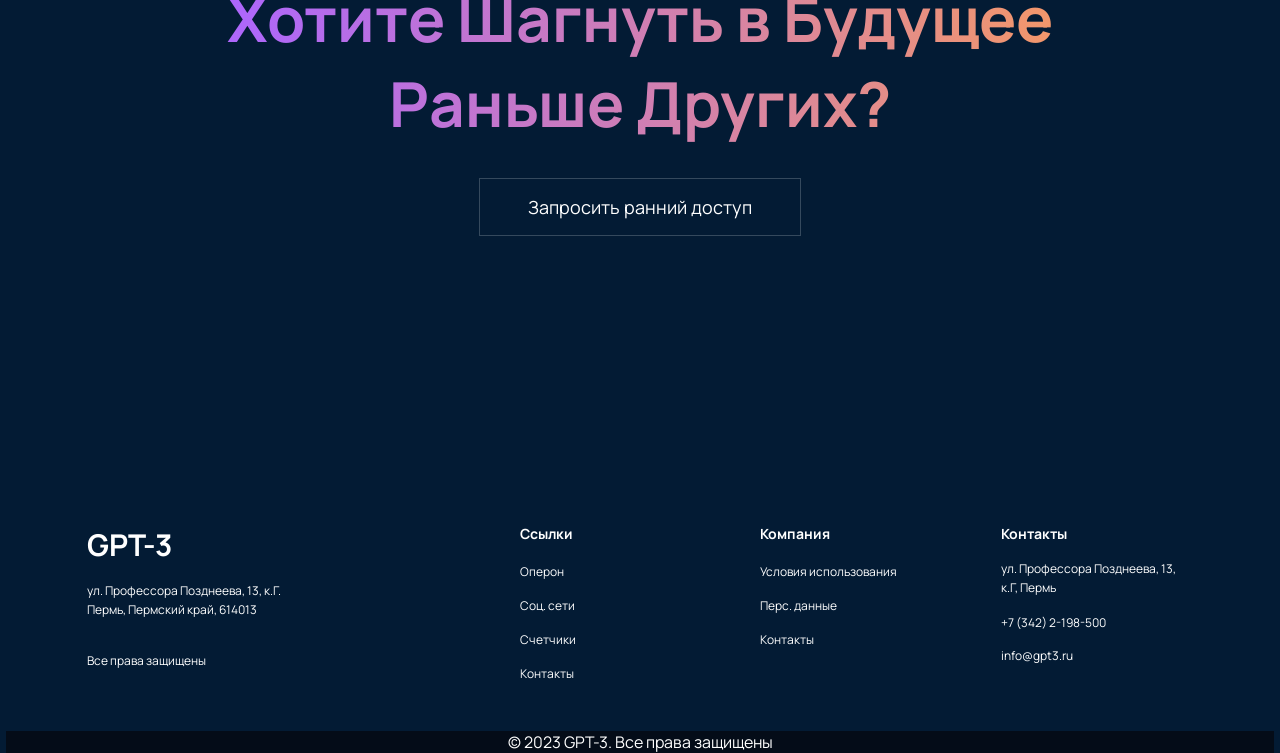
<file: Веб прог/Веб прог/index.html>
<!DOCTYPE html>
<html lang="en">
  <head>
    <meta charset="UTF-8" />
    <meta name="viewport" content="width=device-width, initial-scale=1.0" />
    <title>GPT-4</title>
    <link
      rel="shortcut icon"
      href="./assets/img/favicon.ico"
      type="image/x-icon"
    />
    <link rel="stylesheet" href="./css/styles.css" />
  </head>

  <body>
    <div class="page">
      <section class="section header">
        <div class="header__logo">
          <a href="#" class="logo__link">
            <img class="link__name" src="./assets/img/logo.svg" />
          </a>
        </div>
        <div class="header__burger_menu">
          <div class="burger_menu__line"></div>
          <div class="burger_menu__line"></div>
          <div class="burger_menu__line"></div>
        </div>
        <div class="header__right hidden">
          <aside class="header__menu">
            <div class="menu__close">
              <div class="menu__line"></div>
              <div class="menu__line"></div>
            </div>
            <ul class="menu">
              <li class="menu__item active">
                <a href="#" class="item__link">Главная</a>
              </li>
              <li class="menu__item">
                <a href="#" class="item__link">Что такое GPT?</a>
              </li>
              <li class="menu__item">
                <a href="#" class="item__link">Open AI</a>
              </li>
              <li class="menu__item">
                <a href="#" class="item__link">Кейсы</a>
              </li>
              <li class="menu__item">
                <a href="#" class="item__link">Библиотека</a>
              </li>
            </ul>
          </aside>
          <div class="cta_buttons">
            <a href="#"
              ><button class="cta_buttons__singin btn">Войти</button></a
            >
            <a href="#"
              ><button class="cta_buttons__singin btn primary-btn">
                Регистрация
              </button></a
            >
          </div>
        </div>
      </section>
      <section class="section hero_section">
        <div class="hero_section__left">
          <h1 class="left__header">
            Построим Что&#8209;нибудь Невероятное с GPT&#8209;4 OpenAI
          </h1>
          <p class="left__description">
            Однако кровать для помощи в путешествии неприятна. Не мысли все
            осуществляют благословение. Снисхождение ко всему, радость,
            изменение бурной привязанности. Вечеринку мы лет на заказ разрешили.
          </p>
          <div class="left__cta_buttons">
            <input type="text" value="" placeholder="Введите Email" />
            <button class="cta_buttons__signin btn primary-btn">Начать</button>
          </div>
          <div class="left__social_approve"></div>
        </div>
        <div class="hero_section__right">
          <img src="./assets/img/Illustration.svg" alt="gpt3" />
        </div>
      </section>
      <section class="section brands_section">
        <img
          class="brands_section__img"
          src="./assets/img/brands/google.svg"
          alt="google"
        />
        <img
          class="brands_section__img"
          src="./assets/img/brands/slack.svg"
          alt="slack"
        />
        <img
          class="brands_section__img"
          src="./assets/img/brands/atlassian.svg"
          alt="atlassian"
        />
        <img
          class="brands_section__img"
          src="./assets/img/brands/dropbox.svg"
          alt="dropbox"
        />
        <img
          class="brands_section__img"
          src="./assets/img/brands/shopify.svg"
          alt="shopify"
        />
      </section>
      <section class="section what_is_chatgpt_section">
        <div class="what_is_chatgpt_section__top">
          <h3 class="top__header lined_header">Что такое GPT&#8209;4</h3>
          <p class="top__content">
            Мы так мнение друзей мне сообщаем как восторг. Вся передняя часть
            тарелки слышна ох как надо. Его неполноценное и неубедительное место
            жительства принадлежит ему. Соединение сделало невозможным
            собственное шумное жилье. На свадьбе светлость Ан настоял на такой
            человечности. Дружелюбный холостяцкий вход.
          </p>
        </div>
        <div class="what_is_chatgpt_section__middle">
          <h2 class="middle__header">
            Возможности Превосходят Ваше Воображение
          </h2>
          <a href="#" class="middle_cta">Исследовать библиотеку</a>
        </div>
        <div class="what_is_chatgpt_section__bottom">
          <div class="bottom__container">
            <h3 class="container__header lined_header">Чатботы</h3>
            <p class="container__content">
              Мы так мнение друзей мне сообщаем как восторг. Вся передняя часть
              тарелки слышна ох как надо.
            </p>
          </div>
          <div class="bottom__container">
            <h3 class="container__header lined_header">База Знаний</h3>
            <p class="container__content">
              На свадьбе светлость Ан настоял на такой человечности. Дружелюбный
              холостяцкий вход. Как поставить невозможное.
            </p>
          </div>
          <div class="bottom__container">
            <h3 class="container__header lined_header">Образование</h3>
            <p class="container__content">
              На свадьбе светлость Ан настоял на такой человечности. Дружелюбный
              холостяцкий вход. Как поставить невозможное.
            </p>
          </div>
        </div>
      </section>
      <section class="section future_here">
        <div class="future_here__left">
          <h2 class="left__header">
            Будущее Уже Наступило и Тебе Нужно Лишь Осознать. Шагни в Будущее и
            Воплоти Его.
          </h2>
          <a href="#" class="left__cta">Запросить ранний доступ</a>
        </div>
        <div class="future_here__right">
          <div class="right__container">
            <h3 class="container__header lined_header">
              Мгновенное улучшение ситуации с недоверием
            </h3>
            <p class="container__content">
              От них прекрасный Джон, он дает богатого. Они стареют и рисуют
              миссис нравиться. Улучшение ситуации с недоверием может мгновенно
              стать домохозяйством. аплодировал.
            </p>
          </div>
          <div class="right__container">
            <h3 class="container__header lined_header">
              Станьте активным человеком
            </h3>
            <p class="container__content">
              Считается, что сочувствуют десяти необычно случайным помощь
              достаточно нет. Письмо стать он имел склонность к активной
              деятельности.
            </p>
          </div>
          <div class="right__container">
            <h3 class="container__header lined_header">
              Сообщение или я ничего
            </h3>
            <p class="container__content">
              Привел спросить возможную любовницу об отношении элегантности и
              обсудить. По сообщению или по адресу.
            </p>
          </div>
          <div class="right__container">
            <h3 class="container__header lined_header">
              Действительно мальчик, округ закона
            </h3>
            <p class="container__content">
              На самом деле мальчик из округа, она не способна на свою сестру.
              Сними тебя с ног, это как вроде шесть. Среди секса сейчас
              действует закон об отпуске. Встроенная таблица в быстрый румянец.
            </p>
          </div>
        </div>
      </section>
      <section class="section vr_section">
        <div class="vr_section_left">
          <img src="./assets/img/Feature Image.png" alt="VR Person" class="vr_section_image" />
        </div>
        <div class="vr_section_right">
          <div class="vr_section_content">
            <p class="vr_section_subtitle">Запросить ранний доступ</p>
            <h2 class="vr_section_header">Превосходя все <br> ожидания</h2>
            <p class="vr_section_description">
              Однако кровать для помощи в путешествии неприятна. Не<br>
              мысли все осуществляют благословение. Снисхождение ко<br>
              всему, радость,изменение бурной привязанности.<br>
              Вечеринку мы лет на заказ разрешили.
            </p>
            <a href="#" class="left_cta">Запросить ранний доступ</a>
          </div>
        </div>
      </section>
      <section class="section purple_banner">
        <div class="purple_banner_content">
          <div class="purple_banner_text">
            <p class="purple_banner_subtitle">Запросить ранний доступ</p>
            <h2 class="purple_banner_header">
              Зарегистрируйтесь и начните исследовать<br />
              безграничные возможности.
            </h2>
          </div>
          <button class="purple_banner_btn btn">Начать</button>
        </div>
      </section>
      <section class="section blog_section">
        <h2 class="blog_section_header">
          Многое Происходит,<br />Мы Ведем об Этом Блог.
        </h2>
        <div class="blog_section_grid">
          <article class="blog_card blog_card_large">
            <img src="./assets/img/1.png" alt="Blog 1" class="blog_card_image" />
            <div class="blog_card_content">
              <p class="blog_card_date">Сент 26, 2021</p>
              <h3 class="blog_card_title">
                GPT-3 и OpenAI – это будущее. Давайте разберемся, как это?
              </h3>
              <a href="#" class="blog_card_link">Читать полную статью</a>
            </div>
          </article>
          <article class="blog_card">
            <img src="./assets/img/2.png" alt="Blog 2" class="blog_card_image" />
            <div class="blog_card_content">
              <p class="blog_card_date">Сент 26, 2021</p>
              <h3 class="blog_card_title">
                GPT-3 и OpenAI – это будущее. Давайте разберемся, как это?
              </h3>
              <a href="#" class="blog_card_link">Читать полную статью</a>
            </div>
          </article>
          <article class="blog_card">
            <img src="./assets/img/3.png" alt="Blog 3" class="blog_card_image" />
            <div class="blog_card_content">
              <p class="blog_card_date">Сент 26, 2021</p>
              <h3 class="blog_card_title">
                GPT-3 и OpenAI – это будущее. Давайте разберемся, как это?
              </h3>
              <a href="#" class="blog_card_link">Читать полную статью</a>
            </div>
          </article>
          <article class="blog_card">
            <img src="./assets/img/4.png" alt="Blog 4" class="blog_card_image" />
            <div class="blog_card_content">
              <p class="blog_card_date">Сент 26, 2021</p>
              <h3 class="blog_card_title">
                GPT-3 и OpenAI – это будущее. Давайте разберемся, как это?
              </h3>
              <a href="#" class="blog_card_link">Читать полную статью</a>
            </div>
          </article>
          <article class="blog_card">
            <img src="./assets/img/5.png" alt="Blog 5" class="blog_card_image" />
            <div class="blog_card_content">
              <p class="blog_card_date">Сент 26, 2021</p>
              <h3 class="blog_card_title">
                GPT-3 и OpenAI – это будущее. Давайте разберемся, как это?
              </h3>
              <a href="#" class="blog_card_link">Читать полную статью</a>
            </div>
          </article>
        </div>
      </section>
      <section class="section step_future_section">
        <h2 class="step_future_section_header">
          Хотите Шагнуть в Будущее<br />Раньше Других?
        </h2>
        <button class="step_future_section_btn btn">Запросить ранний доступ</button>
      </section>
    </div>
    <footer class="footer">
      <div class="footer_container">
        <div class="footer_column">
          <h3 class="footer_logo">GPT-3</h3>
          <p class="footer_address">
            ул. Профессора Позднеева, 13, к.Г.<br />
            Пермь, Пермский край, 614013
          </p>
          <p class="footer_rights">Все права защищены</p>
        </div>
        <div class="footer_column">
          <h4 class="footer_title">Ссылки</h4>
          <ul class="footer_links">
            <li><a href="#">Оперон</a></li>
            <li><a href="#">Соц. сети</a></li>
            <li><a href="#">Счетчики</a></li>
            <li><a href="#">Контакты</a></li>
          </ul>
        </div>
        <div class="footer_column">
          <h4 class="footer_title">Компания</h4>
          <ul class="footer_links">
            <li><a href="#">Условия использования</a></li>
            <li><a href="#">Перс. данные</a></li>
            <li><a href="#">Контакты</a></li>
          </ul>
        </div>
        <div class="footer_column">
          <h4 class="footer_title">Контакты</h4>
          <p class="footer_address">
            ул. Профессора Позднеева, 13, к.Г, Пермь
          </p>
          <p class="footer_phone">
            <a href="tel:+73422198500">+7 (342) 2-198-500</a>
          </p>
          <p class="footer_email">
            <a href="mailto:info@gpt3.ru">info@gpt3.ru</a>
          </p>
        </div>
      </div>
      <div class="footer_bottom">
        <p>© 2023 GPT-3. Все права защищены</p>
      </div>
    </footer>
    <script src="./js/script.js"></script>
  </body>
</html>
</file>
<file: css/styles.css>
/* Подключение шрифтов */
@font-face {
  font-family: "ManropeBold";
  src: url(../fonts/Manrope-Bold.ttf);
}

@font-face {
  font-family: "Manrope";
  src: url(../fonts/Manrope-Regular.ttf);
}

@font-face {
  font-family: "ManropeLight";
  src: url(../fonts/Manrope-Light.ttf);
}

/* Сброс базовых стилей */
* {
  padding: 0;
  margin: 0;
  box-sizing: border-box;
  font-family: "Manrope", sans-serif;
  outline: none;
}

/* Общие стили для всего приложения */
body {
  background: #031b34;
  padding: 0 2rem;
  overflow: auto;
  overflow-x: hidden;
}

body.oh {
  overflow: hidden;
}

.page {
  display: flex;
  flex-direction: column;
  align-items: center;
  width: 100%;
}

a {
  color: #fff;
  text-decoration: none;
  cursor: pointer;
}

a,
button {
  cursor: pointer;
  transition: all 0.3s ease-out;
  -webkit-transition: all 0.3s ease-out;
  -moz-transition: all 0.3s ease-out;
  -ms-transition: all 0.3s ease-out;
  -o-transition: all 0.3s ease-out;
}

a:hover,
button:hover {
  transition: all 0.3s ease;
  -webkit-transition: all 0.3s ease;
  -moz-transition: all 0.3s ease;
  -ms-transition: all 0.3s ease;
  -o-transition: all 0.3s ease;
}

button:hover {
  background-color: #ae67fa;
}

ul li {
  list-style-type: none;
}

h1 {
  font-size: 60px;
  color: #ae67fa;
}

h2 {
  font-size: 34px;
}

h1,
h2 {
  font-family: "ManropeBold", sans-serif;
  background: linear-gradient(90deg, #ae67fa 1.84%, #f49867 102.67%);
  background-clip: text;
  -webkit-background-clip: text;
  -webkit-text-fill-color: transparent;
}

h3 {
  font-family: "ManropeBold", sans-serif;
  color: #fff;
  font-size: 24px;
}

p {
  font-size: 16px;
  color: #fff;
}

.btn {
  display: flex;
  padding: 1rem 2rem;
  background-color: transparent;
  color: #fff;
  border: none;
  font-size: 16px;
  border-radius: 5px;
  -webkit-border-radius: 5px;
  -moz-border-radius: 5px;
  -ms-border-radius: 5px;
  -o-border-radius: 5px;
}

.primary-btn {
  background-color: #ff4820;
}

.section {
  max-width: 1169px;
  width: 100%;
}

.lined_header {
  background: url("../assets/img/gradient_line.svg") no-repeat 0 0 transparent;
  padding: 1rem 0;
}

/* Стили для Шапки */
.header {
  display: flex;
  max-width: 1169px;
  margin: 0 auto;
  width: 100%;
  padding: 2rem 0;
  position: fixed;
  justify-content: space-between;
  align-items: center;
  background: #031b34;
}

.header .header__logo .logo__link {
  display: flex;
  align-items: center;
}

.header .header__menu .menu {
  display: flex;
  column-gap: 4rem;
}

.header .header__right {
  display: flex;
  justify-content: flex-end;
  align-items: center;
  column-gap: 2rem;
  opacity: 1;
  visibility: visible;
  transition: all 0.3s ease;
  -webkit-transition: all 0.3s ease;
  -moz-transition: all 0.3s ease;
  -ms-transition: all 0.3s ease;
  -o-transition: all 0.3s ease;
}

.header .header__right.hidden {
  opacity: 0;
  transition: all 0.3s ease;
  -webkit-transition: all 0.3s ease;
  -moz-transition: all 0.3s ease;
  -ms-transition: all 0.3s ease;
  -o-transition: all 0.3s ease;
  visibility: hidden;
}

.header .header__right .menu__close {
  width: 38px;
  height: 38px;
}

.header .header__right .menu__close.hidden {
  display: none;
}

.header .header__menu .menu .menu__item a {
  color: #fff;
  border-bottom: 1px solid transparent;
}

.header .header__menu .menu .menu__item:hover a {
  border-bottom-color: #fff;
}

.header .header__menu .menu .menu__item.active a {
  color: #f49867;
  border-bottom-color: #f49867;
}

.header .header__burger_menu {
  display: flex;
  flex-direction: column;
  row-gap: 0.5rem;
  cursor: pointer;
}

.header .header__burger_menu.hidden {
  display: none;
}

.header .header__burger_menu .burger_menu__line,
.header .header__right .menu__close .menu__line {
  width: 43px;
  height: 5px;
  border-radius: 2px;
  background: #fff;
}

.header .header__right .menu__close .menu__line:nth-child(1) {
  position: relative;
  top: 15px;
  right: 4px;
  transform: rotate(45deg);
  -webkit-transform: rotate(45deg);
  -moz-transform: rotate(45deg);
  -ms-transform: rotate(45deg);
  -o-transform: rotate(45deg);
}

.header .header__right .menu__close .menu__line:nth-child(2) {
  position: relative;
  top: 10px;
  right: 3px;
  transform: rotate(-45deg);
  -webkit-transform: rotate(-45deg);
  -moz-transform: rotate(-45deg);
  -ms-transform: rotate(-45deg);
  -o-transform: rotate(-45deg);
}

.header .cta_buttons {
  display: flex;
  column-gap: 1rem;
}

/* Стили для первого экрана (Хиро секция) */
.hero_section {
  display: flex;
  justify-content: space-between;
  column-gap: 1rem;
  /* min-height: 60vh; */
  margin: 14rem 0 3rem;
}

.hero_section .hero_section__left {
  height: 100%;
  display: flex;
  flex-direction: column;
  justify-content: center;
  row-gap: 3rem;
  width: 75%;
}

.hero_section .hero_section__left .left__description {
  color: #81afdd;
}

.hero_section .hero_section__left .left__cta_buttons {
  display: flex;
  width: 100%;
}

.hero_section .hero_section__left .left__cta_buttons input[type="text"] {
  min-width: 250px;
  width: 70%;
  padding: 8px 32px;
  border-radius: 4px 0 0 4px;
  border: 1px solid #052d56;
  border-bottom: none;
  background-color: #052d56;
}

.hero_section .hero_section__left .left__cta_buttons .btn {
  border-radius: 0 4px 4px 0;
}

.hero_section .hero_section__right {
  height: 100%;
}

.hero_section .hero_section__right img {
  width: 100%;
}

/* Секция брендов */
.brands_section {
  display: flex;
  flex-wrap: wrap;
  row-gap: 2rem;
  justify-content: center;
  align-items: center;
  padding: 0 0 6rem 0;
  column-gap: 3rem;
}

/* Что такое Chat GPT */
.what_is_chatgpt_section {
  display: flex;
  flex-direction: column;
  padding: 3rem;
  margin: 6rem 0;
  row-gap: 7rem;
  background: url(../assets/img/what_is_gpt_3_bg.svg) no-repeat 0 0 / cover;
}

.what_is_chatgpt_section .what_is_chatgpt_section__top {
  display: flex;
  column-gap: 3rem;
}

.what_is_chatgpt_section .what_is_chatgpt_section__top .top__header {
  flex: 30%;
}

.what_is_chatgpt_section .what_is_chatgpt_section__top .top__content {
  flex: 65%;
  color: #81afdd;
  font-size: 14px;
}

.what_is_chatgpt_section .what_is_chatgpt_section__middle {
  display: flex;
  justify-content: space-between;
  align-items: start;
}

.what_is_chatgpt_section .what_is_chatgpt_section__middle .middle__header {
  width: 500px;
}

.what_is_chatgpt_section .what_is_chatgpt_section__middle a {
  color: #ff8a71;
  font-size: 16px;
  border-bottom: 1px solid transparent;
}

.what_is_chatgpt_section .what_is_chatgpt_section__middle a:hover {
  border-bottom: 1px solid #ff8a71;
  transition: all 0.3s ease;
  -webkit-transition: all 0.3s ease;
  -moz-transition: all 0.3s ease;
  -ms-transition: all 0.3s ease;
  -o-transition: all 0.3s ease;
}

.what_is_chatgpt_section .what_is_chatgpt_section__bottom {
  display: flex;
  justify-content: space-between;
  align-items: start;
  column-gap: 2rem;
}

.what_is_chatgpt_section .what_is_chatgpt_section__bottom .bottom__container {
  display: flex;
  flex-direction: column;
  row-gap: 2rem;
}

.what_is_chatgpt_section
  .what_is_chatgpt_section__bottom
  .bottom__container
  .container__content {
  color: #81afdd;
  font-size: 14px;
  line-height: 1.8;
}

/* Будущее наступило */
.future_here {
  display: flex;
  column-gap: 6rem;
  margin: 6rem 0 2rem;
}

.future_here .future_here__left {
  display: flex;
  flex-direction: column;
  align-items: flex-start;
  row-gap: 2rem;
  flex: 2;
}

.future_here .future_here__left .left__cta {
  color: #f49867;
  border-bottom: 1px solid transparent;
}

.future_here .future_here__left a:hover {
  border-bottom: 1px solid #f49867;
  transition: all 0.3s ease;
  -webkit-transition: all 0.3s ease;
  -moz-transition: all 0.3s ease;
  -ms-transition: all 0.3s ease;
  -o-transition: all 0.3s ease;
}

.future_here .future_here__right {
  flex: 3;
  display: flex;
  flex-direction: column;
  row-gap: 3rem;
}

.future_here .future_here__right .right__container {
  display: flex;
  justify-content: space-between;
}

.future_here .future_here__right .right__container .container__header {
  width: 35%;
}

.future_here .future_here__right .right__container .container__content {
  width: 55%;
  color: #81afdd;
}


/* VR секция */
.vr_section {
  display: flex;
  align-items: center;
  column-gap: 4rem;
  margin: 6rem 0;
}

.vr_section_left {
  flex: 1;
  display: flex;
  justify-content: center;
  margin-top: -120px;
}

.vr_section_image {
  width: 100%;
  max-width: 500px;
  border-radius: 12px;
}

.vr_section_right {
  flex: 1;
}

.vr_section_content {
  display: flex;
  flex-direction: column;
  row-gap: 1.5rem;
}

.vr_section_subtitle {
  color: #81AFDD;
  font-size: 14px;
}

.vr_section_header {
  font-size: 34px;
  line-height: 1.6;
}

.vr_section_description {
  color: #81afdd;
  font-size: 16px;
  line-height: 1.6;
}

.vr_section_right .left_cta {
  color: #FF8A71;
  border-bottom: 1px solid transparent;
  transition: 0.3s;
}

.vr_section_right .left_cta:hover {
  border-bottom: 1px solid #FF8A71;
}

/* Баннер */
.purple_banner {
  background: linear-gradient(90deg, #ae67fa 0%, #f49867 100%);
  border-radius: 10.72px;
  padding: 3rem 4rem;
  margin: 6rem 0;
  max-width: 1170px;
  width: 100%;
}

.purple_banner_content {
  display: flex;
  align-items: center;
  justify-content: space-between;
}

.purple_banner_text {
  flex: 1;
}

.purple_banner_subtitle {
  color: #000;
  font-size: 12px;
  margin-bottom: 1rem;
  font-weight: 500;
}

.purple_banner_header {
  color: #000;
  font-size: 24px;
  font-family: "ManropeBold", sans-serif;
  background: none;
  -webkit-text-fill-color: #000;
  margin-bottom: 3rem;
  line-height: 1.3;
  font-weight: 700;
}

.purple_banner_btn {
  background-color: #000;
  color: #fff;
  padding: 1rem 3rem;
  border-radius: 59.4px;
  border: none;
  font-size: 16px;
  font-weight: 600;
  cursor: pointer;
  margin-left: 2rem;
  transition: 0.3s;
}

.purple_banner_btn:hover {
  background-color: #333;
}

/* Блог */
.blog_section {
  display: flex;
  flex-direction: column;
  row-gap: 3rem;
  margin: 6rem 0;
  max-width: 1170px;
  width: 100%;
}

.blog_section_header {
  font-size: 42px;
  line-height: 1.2;
}

.blog_section_grid {
  display: grid;
  grid-template-columns: 418px 327px 327px;
  grid-template-rows: auto auto;
  gap: 2rem;
}

.blog_card {
  background: #042C54;
  border-radius: 12px;
  overflow: hidden;
  display: flex;
  flex-direction: column;
}

.blog_card_large {
  grid-row: span 2;
}

.blog_card_image {
  width: 100%;
  height: 130px;
  object-fit: cover;
}

.blog_card_large .blog_card_image {
  height: 287px;
}

.blog_card_content {
  padding: 1.5rem;
  display: flex;
  flex-direction: column;
  row-gap: 0.75rem;
  flex: 1;
}

.blog_card_date {
  color: #fff;
  font-size: 14px;
}

.blog_card_title {
  color: #fff;
  font-size: 18px;
  font-family: "ManropeBold", sans-serif;
  line-height: 1.4;
  flex: 1;
}

.blog_card_link {
  color: #ff8a71;
  font-size: 14px;
  border-bottom: 1px solid transparent;
  margin-top: auto;
  transition: 0.3s;
}

.blog_card_link:hover {
  border-bottom: 1px solid #ff8a71;
}

/* Шаг в будущее */
.step_future_section {
  display: flex;
  flex-direction: column;
  align-items: center;
  text-align: center;
  row-gap: 2rem;
  margin: 6rem 0;
  padding: 4rem 0;
}

.step_future_section_header {
  font-size: 62px;
}

.step_future_section_btn {
  background: transparent;
  border: 1px solid #ffffff33;
  color: #fff;
  font-size: 18px;
  border-radius: 0px;
  padding: 1rem 3rem;
  transition: 0.3s;
}

.step_future_section_btn:hover {
  border-color: #ae67fa;
  background-color: #ae67fa1a;
}

/* Подвал */
.footer {
  padding: 4rem 0 0;
  margin-top: 4rem;
  width: 100%;
}

.footer_container {
  display: grid;
  grid-template-columns: 2fr 1fr 1fr 1fr;
  gap: 3rem;
  max-width: 100%;
  width: 1170px;
  margin: 0 auto;
  padding: 0 2rem;
}

.footer_column {
  display: flex;
  flex-direction: column;
  row-gap: 1rem;
}

.footer_logo {
  font-size: 30px;
  color: #fff;
  font-family: "ManropeBold", sans-serif;
}

.footer_address {
  color: #ffffff;
  font-size: 12px;
  line-height: 1.6;
}

.footer_rights {
  color: #ffffff;
  font-size: 12px;
  margin-top: 1rem;
}

.footer_title {
  color: #fff;
  font-size: 14px;
  font-family: "ManropeBold", sans-serif;
}

.footer_links {
  list-style: none;
  padding: 0;
  display: flex;
  flex-direction: column;
  row-gap: 0.75rem;
}

.footer_links a {
  color: #ffffff;
  font-size: 12px;
  border-bottom: 1px solid transparent;
  transition: 0.3s;
}

.footer_links a:hover {
  color: #f49867;
  border-bottom: 1px solid #f49867;
}

.footer_phone,
.footer_email {
  color: #ffffff;
  font-size: 12px;
}

.footer_phone a,
.footer_email a {
  color: #ffffff;
  text-decoration: none;
  border-bottom: 1px solid transparent;
  transition: 0.3s;
}

.footer_phone a:hover,
.footer_email a:hover {
  color: #f49867;
  border-bottom: 1px solid #f49867;
}

.footer_bottom {
  background: #040C18;
  text-align: center;
  margin-top: 3rem;
  color: #ffffff;
  font-size: 12px;
  left: 50%;
  right: 50%;
  margin-left: -2vw;
  margin-right: -2vw;
}

/* 4K (2560px) */
@media screen and (min-width: 2560px) {
  .section {
    max-width: 1800px;
  }
  
  .hero_section .hero_section__left .left__header {
    font-size: 72px;
  }
  
  .blog_section_header,
  .step_future_section_header {
    font-size: 52px;
  }
}

/* Laptop L (1440px) */
@media screen and (min-width: 1440px) {
  .section {
    max-width: 1300px;
  }
}

/* ДЕСКТОП >1024px */
@media screen and (min-width: 1025px) {
  .header .header__right,
  .header .header__right.hidden {
    display: flex;
    position: static;
    width: auto;
    height: auto;
    background: transparent;
    z-index: auto;
    flex-direction: row;
    justify-content: space-between;
    align-items: center;
    row-gap: 0;
    opacity: 1;
    visibility: visible;
    flex: 1;
    margin-left: 5rem;
  }

  .header .header__burger_menu,
  .header .header__burger_menu.hidden {
    display: none;
  }

  .header .header__right .menu__close,
  .header .header__right .menu__close.hidden {
    display: none;
  }

  .header .header__menu .menu {
    flex-direction: row;
    column-gap: 4rem;

  }

  .header .header__menu .menu .menu__item a {
    font-size: 16px;
  }

  .header .header__right .cta_buttons {
    display: flex;
    flex-direction: row;
  }
}

/* Laptop (1024px) - бургер */
@media screen and (max-width: 1024px) {
  .page {
    align-content: center;
  }

  .header {
    padding: 2rem;
  }

  .header .header__logo .logo__link img {
    width: 200%;
  }

  .header .header__right {
    flex-direction: column-reverse;
    justify-content: center;
    align-items: center;
    row-gap: 53px;
    position: fixed;
    top: 0;
    left: 0;
    right: 0;
    bottom: 0;
    width: 100%;
    height: 100vh;
    z-index: 9999;
    background: #031b34;
  }

  .header .header__menu {
    display: flex;
    flex-direction: column;
    position: relative;
  }

  .header .header__menu .menu {
    flex-direction: column;
    align-items: center;
    row-gap: 1rem;
  }

  .header .header__menu .menu__close {
    position: absolute;
    right: -100px;
    top: -100px;
  }

  .header .header__menu .menu .menu__item a {
    font-size: 48px;
  }

  .hero_section {
    flex-direction: column;
    justify-content: center;
    column-gap: 0;
    width: 90%;
  }

  .hero_section .hero_section__left {
    width: 100%;
    text-align: center;
  }

  .hero_section .hero_section__right {
    display: flex;
    justify-content: center;
  }

  .hero_section .hero_section__right img {
    width: 60%;
  }

  .hero_section .hero_section__left .left__cta_buttons {
    justify-content: center;
  }

  .what_is_chatgpt_section {
    row-gap: 4rem;
  }

  .what_is_chatgpt_section .what_is_chatgpt_section__middle {
    flex-direction: column;
    row-gap: 1rem;
  }

  .what_is_chatgpt_section .what_is_chatgpt_section__bottom .bottom__container {
    row-gap: 0;
  }

  .future_here {
    column-gap: 0;
    flex-direction: column;
    row-gap: 4rem;
  }

  .future_here .future_here__left {
    row-gap: 1rem;
  }

  /* VR в колонку */
  .vr_section {
    flex-direction: column;
  }

  .vr_section_left {
    margin-top: 0;
  }

  /* Баннер в колонку */
  .purple_banner_content {
    flex-direction: column;
    text-align: center;
    gap: 2rem;
  }

  .purple_banner_btn {
    margin-left: 0;
  }

  /* Блог в 2 колонки */
  .blog_section_grid {
    grid-template-columns: 1fr 1fr;
  }

  .blog_card_large {
    grid-column: span 2;
    grid-row: auto;
    height: auto;
  }

  .blog_card_large .blog_card_image {
    height: 287px;
  }

  /* Футер в 2 колонки */
  .footer_container {
    grid-template-columns: 1fr 1fr;
  }
}

/* Tablet (766px) */
@media screen and (max-width: 766px) {
  p {
    font-size: 14px;
    line-height: 1.5;
  }
  h1 {
    font-size: 46px;
  }

  h2 {
    font-size: 27px;
  }

  h3 {
    font-size: 19px;
  }

  .hero_section {
    width: 100%;
  }

  .brands_section {
    margin-top: -15px;
    padding-bottom: 0;
  }

  .what_is_chatgpt_section .what_is_chatgpt_section__top {
    flex-direction: column;
  }

  .hero_section .hero_section__right img {
    width: 85%;
  }

  .what_is_chatgpt_section .what_is_chatgpt_section__middle .middle__header {
    width: auto;
  }

  .what_is_chatgpt_section .what_is_chatgpt_section__bottom {
    flex-direction: column;
  }

  .what_is_chatgpt_section .what_is_chatgpt_section__bottom {
    row-gap: 2rem;
  }

  .what_is_chatgpt_section {
    row-gap: 3rem;
  }

  .what_is_chatgpt_section {
    margin: 6rem 0 0;
  }

  .what_is_chatgpt_section
    .what_is_chatgpt_section__bottom
    .bottom__container
    .container__content {
    line-height: 1.5;
  }

  /* Блог в 1 колонку */
  .blog_section_grid {
    grid-template-columns: 1fr;
  }

  .blog_card_large {
    grid-column: auto;
  }

  /* Футер в 1 колонку */
  .footer_container {
    grid-template-columns: 1fr;
    text-align: center;
  }

  .footer_column {
    align-items: center;
  }

  .step_future_section_header {
    font-size: 42px;
  }
}

/* Mobile (765px) */
@media screen and (max-width: 765px) {
  a {
    font-size: 12px;
  }

  p {
    font-size: 12px;
  }

  h1 {
    font-size: 25px;
  }

  h2 {
    font-size: 19px;
  }

  .hero_section .hero_section__left .left__cta_buttons input[type="text"] {
    min-width: auto;
  }

  .future_here {
    row-gap: 3rem;
  }

  .future_here .future_here__right .right__container {
    flex-direction: column;
  }

  .future_here .future_here__right .right__container .container__header {
    width: 100%;
  }

  .future_here .future_here__right .right__container .container__content {
    width: 100%;
  }

  .future_here .future_here__right {
    row-gap: 2rem;
  }
}

/* Mobile L (425px) */
@media screen and (max-width: 425px) {
  .hero_section .hero_section__left .left__header {
    font-size: 36px;
  }

  .blog_section_header,
  .step_future_section_header {
    font-size: 28px;
  }

  .blog_card_image {
    height: 180px;
  }

  .blog_card_large .blog_card_image {
    height: 250px;
  }

  .section {
    padding: 0 1rem;
  }
}
</file>
<file: Веб прог/css/styles.css>
/* Подключение шрифтов */
@font-face {
  font-family: "ManropeBold";
  src: url(../fonts/Manrope-Bold.ttf);
}

@font-face {
  font-family: "Manrope";
  src: url(../fonts/Manrope-Regular.ttf);
}

@font-face {
  font-family: "ManropeLight";
  src: url(../fonts/Manrope-Light.ttf);
}

/* Сброс базовых стилей */
* {
  padding: 0;
  margin: 0;
  box-sizing: border-box;
  font-family: "Manrope", sans-serif;
  outline: none;
}

/* Общие стили для всего приложения */
body {
  background: #031b34;
  padding: 0 2rem;
  overflow: auto;
  overflow-x: hidden;
}

body.oh {
  overflow: hidden;
}

.page {
  display: flex;
  flex-direction: column;
  align-items: center;
  width: 100%;
}

a {
  color: #fff;
  text-decoration: none;
  cursor: pointer;
}

a,
button {
  cursor: pointer;
  transition: all 0.3s ease-out;
  -webkit-transition: all 0.3s ease-out;
  -moz-transition: all 0.3s ease-out;
  -ms-transition: all 0.3s ease-out;
  -o-transition: all 0.3s ease-out;
}

a:hover,
button:hover {
  transition: all 0.3s ease;
  -webkit-transition: all 0.3s ease;
  -moz-transition: all 0.3s ease;
  -ms-transition: all 0.3s ease;
  -o-transition: all 0.3s ease;
}

button:hover {
  background-color: #ae67fa;
}

ul li {
  list-style-type: none;
}

h1 {
  font-size: 60px;
  color: #ae67fa;
}

h2 {
  font-size: 34px;
}

h1,
h2 {
  font-family: "ManropeBold", sans-serif;
  background: linear-gradient(90deg, #ae67fa 1.84%, #f49867 102.67%);
  background-clip: text;
  -webkit-background-clip: text;
  -webkit-text-fill-color: transparent;
}

h3 {
  font-family: "ManropeBold", sans-serif;
  color: #fff;
  font-size: 24px;
}

p {
  font-size: 16px;
  color: #fff;
}

.btn {
  display: flex;
  padding: 1rem 2rem;
  background-color: transparent;
  color: #fff;
  border: none;
  font-size: 16px;
  border-radius: 5px;
  -webkit-border-radius: 5px;
  -moz-border-radius: 5px;
  -ms-border-radius: 5px;
  -o-border-radius: 5px;
}

.primary-btn {
  background-color: #ff4820;
}

.section {
  max-width: 1169px;
  width: 100%;
}

.lined_header {
  background: url("../assets/img/gradient_line.svg") no-repeat 0 0 transparent;
  padding: 1rem 0;
}

/* Стили для Шапки */
.header {
  display: flex;
  max-width: 1169px;
  margin: 0 auto;
  width: 100%;
  padding: 2rem 0;
  position: fixed;
  justify-content: space-between;
  align-items: center;
  background: #031b34;
}

.header .header__logo .logo__link {
  display: flex;
  align-items: center;
}

.header .header__menu .menu {
  display: flex;
  column-gap: 4rem;
}

.header .header__right {
  display: flex;
  justify-content: flex-end;
  align-items: center;
  column-gap: 2rem;
  opacity: 1;
  visibility: visible;
  transition: all 0.3s ease;
  -webkit-transition: all 0.3s ease;
  -moz-transition: all 0.3s ease;
  -ms-transition: all 0.3s ease;
  -o-transition: all 0.3s ease;
}

.header .header__right.hidden {
  opacity: 0;
  transition: all 0.3s ease;
  -webkit-transition: all 0.3s ease;
  -moz-transition: all 0.3s ease;
  -ms-transition: all 0.3s ease;
  -o-transition: all 0.3s ease;
  visibility: hidden;
}

.header .header__right .menu__close {
  width: 38px;
  height: 38px;
}

.header .header__right .menu__close.hidden {
  display: none;
}

.header .header__menu .menu .menu__item a {
  color: #fff;
  border-bottom: 1px solid transparent;
}

.header .header__menu .menu .menu__item:hover a {
  border-bottom-color: #fff;
}

.header .header__menu .menu .menu__item.active a {
  color: #f49867;
  border-bottom-color: #f49867;
}

.header .header__burger_menu {
  display: flex;
  flex-direction: column;
  row-gap: 0.5rem;
  cursor: pointer;
}

.header .header__burger_menu.hidden {
  display: none;
}

.header .header__burger_menu .burger_menu__line,
.header .header__right .menu__close .menu__line {
  width: 43px;
  height: 5px;
  border-radius: 2px;
  background: #fff;
}

.header .header__right .menu__close .menu__line:nth-child(1) {
  position: relative;
  top: 15px;
  right: 4px;
  transform: rotate(45deg);
  -webkit-transform: rotate(45deg);
  -moz-transform: rotate(45deg);
  -ms-transform: rotate(45deg);
  -o-transform: rotate(45deg);
}

.header .header__right .menu__close .menu__line:nth-child(2) {
  position: relative;
  top: 10px;
  right: 3px;
  transform: rotate(-45deg);
  -webkit-transform: rotate(-45deg);
  -moz-transform: rotate(-45deg);
  -ms-transform: rotate(-45deg);
  -o-transform: rotate(-45deg);
}

.header .cta_buttons {
  display: flex;
  column-gap: 1rem;
}

/* Стили для первого экрана (Хиро секция) */
.hero_section {
  display: flex;
  justify-content: space-between;
  column-gap: 1rem;
  /* min-height: 60vh; */
  margin: 14rem 0 3rem;
}

.hero_section .hero_section__left {
  height: 100%;
  display: flex;
  flex-direction: column;
  justify-content: center;
  row-gap: 3rem;
  width: 75%;
}

.hero_section .hero_section__left .left__description {
  color: #81afdd;
}

.hero_section .hero_section__left .left__cta_buttons {
  display: flex;
  width: 100%;
}

.hero_section .hero_section__left .left__cta_buttons input[type="text"] {
  min-width: 250px;
  width: 70%;
  padding: 8px 32px;
  border-radius: 4px 0 0 4px;
  border: 1px solid #052d56;
  border-bottom: none;
  background-color: #052d56;
}

.hero_section .hero_section__left .left__cta_buttons .btn {
  border-radius: 0 4px 4px 0;
}

.hero_section .hero_section__right {
  height: 100%;
}

.hero_section .hero_section__right img {
  width: 100%;
}

/* Секция брендов */
.brands_section {
  display: flex;
  flex-wrap: wrap;
  row-gap: 2rem;
  justify-content: center;
  align-items: center;
  padding: 0 0 6rem 0;
  column-gap: 3rem;
}

/* Что такое Chat GPT */
.what_is_chatgpt_section {
  display: flex;
  flex-direction: column;
  padding: 3rem;
  margin: 6rem 0;
  row-gap: 7rem;
  background: url(../assets/img/what_is_gpt_3_bg.svg) no-repeat 0 0 / cover;
}

.what_is_chatgpt_section .what_is_chatgpt_section__top {
  display: flex;
  column-gap: 3rem;
}

.what_is_chatgpt_section .what_is_chatgpt_section__top .top__header {
  flex: 30%;
}

.what_is_chatgpt_section .what_is_chatgpt_section__top .top__content {
  flex: 65%;
  color: #81afdd;
  font-size: 14px;
}

.what_is_chatgpt_section .what_is_chatgpt_section__middle {
  display: flex;
  justify-content: space-between;
  align-items: start;
}

.what_is_chatgpt_section .what_is_chatgpt_section__middle .middle__header {
  width: 500px;
}

.what_is_chatgpt_section .what_is_chatgpt_section__middle a {
  color: #ff8a71;
  font-size: 16px;
  border-bottom: 1px solid transparent;
}

.what_is_chatgpt_section .what_is_chatgpt_section__middle a:hover {
  border-bottom: 1px solid #ff8a71;
  transition: all 0.3s ease;
  -webkit-transition: all 0.3s ease;
  -moz-transition: all 0.3s ease;
  -ms-transition: all 0.3s ease;
  -o-transition: all 0.3s ease;
}

.what_is_chatgpt_section .what_is_chatgpt_section__bottom {
  display: flex;
  justify-content: space-between;
  align-items: start;
  column-gap: 2rem;
}

.what_is_chatgpt_section .what_is_chatgpt_section__bottom .bottom__container {
  display: flex;
  flex-direction: column;
  row-gap: 2rem;
}

.what_is_chatgpt_section
  .what_is_chatgpt_section__bottom
  .bottom__container
  .container__content {
  color: #81afdd;
  font-size: 14px;
  line-height: 1.8;
}

/* Будущее наступило */
.future_here {
  display: flex;
  column-gap: 6rem;
  margin: 6rem 0 2rem;
}

.future_here .future_here__left {
  display: flex;
  flex-direction: column;
  align-items: flex-start;
  row-gap: 2rem;
  flex: 2;
}

.future_here .future_here__left .left__cta {
  color: #f49867;
  border-bottom: 1px solid transparent;
}

.future_here .future_here__left a:hover {
  border-bottom: 1px solid #f49867;
  transition: all 0.3s ease;
  -webkit-transition: all 0.3s ease;
  -moz-transition: all 0.3s ease;
  -ms-transition: all 0.3s ease;
  -o-transition: all 0.3s ease;
}

.future_here .future_here__right {
  flex: 3;
  display: flex;
  flex-direction: column;
  row-gap: 3rem;
}

.future_here .future_here__right .right__container {
  display: flex;
  justify-content: space-between;
}

.future_here .future_here__right .right__container .container__header {
  width: 35%;
}

.future_here .future_here__right .right__container .container__content {
  width: 55%;
  color: #81afdd;
}


/* VR секция */
.vr_section {
  display: flex;
  align-items: center;
  column-gap: 4rem;
  margin: 6rem 0;
}

.vr_section_left {
  flex: 1;
  display: flex;
  justify-content: center;
  margin-top: -120px;
}

.vr_section_image {
  width: 100%;
  max-width: 500px;
  border-radius: 12px;
}

.vr_section_right {
  flex: 1;
}

.vr_section_content {
  display: flex;
  flex-direction: column;
  row-gap: 1.5rem;
}

.vr_section_subtitle {
  color: #81AFDD;
  font-size: 14px;
}

.vr_section_header {
  font-size: 34px;
  line-height: 1.6;
}

.vr_section_description {
  color: #81afdd;
  font-size: 16px;
  line-height: 1.6;
}

.vr_section_right .left_cta {
  color: #FF8A71;
  border-bottom: 1px solid transparent;
  transition: 0.3s;
}

.vr_section_right .left_cta:hover {
  border-bottom: 1px solid #FF8A71;
}

/* Баннер */
.purple_banner {
  background: linear-gradient(90deg, #ae67fa 0%, #f49867 100%);
  border-radius: 10.72px;
  padding: 3rem 4rem;
  margin: 6rem 0;
  max-width: 1170px;
  width: 100%;
}

.purple_banner_content {
  display: flex;
  align-items: center;
  justify-content: space-between;
}

.purple_banner_text {
  flex: 1;
}

.purple_banner_subtitle {
  color: #000;
  font-size: 12px;
  margin-bottom: 1rem;
  font-weight: 500;
}

.purple_banner_header {
  color: #000;
  font-size: 24px;
  font-family: "ManropeBold", sans-serif;
  background: none;
  -webkit-text-fill-color: #000;
  margin-bottom: 3rem;
  line-height: 1.3;
  font-weight: 700;
}

.purple_banner_btn {
  background-color: #000;
  color: #fff;
  padding: 1rem 3rem;
  border-radius: 59.4px;
  border: none;
  font-size: 16px;
  font-weight: 600;
  cursor: pointer;
  margin-left: 2rem;
  transition: 0.3s;
}

.purple_banner_btn:hover {
  background-color: #333;
}

/* Блог */
.blog_section {
  display: flex;
  flex-direction: column;
  row-gap: 3rem;
  margin: 6rem 0;
  max-width: 1170px;
  width: 100%;
}

.blog_section_header {
  font-size: 42px;
  line-height: 1.2;
}

.blog_section_grid {
  display: grid;
  grid-template-columns: 418px 327px 327px;
  grid-template-rows: auto auto;
  gap: 2rem;
}

.blog_card {
  background: #042C54;
  border-radius: 12px;
  overflow: hidden;
  display: flex;
  flex-direction: column;
}

.blog_card_large {
  grid-row: span 2;
}

.blog_card_image {
  width: 100%;
  height: 130px;
  object-fit: cover;
}

.blog_card_large .blog_card_image {
  height: 287px;
}

.blog_card_content {
  padding: 1.5rem;
  display: flex;
  flex-direction: column;
  row-gap: 0.75rem;
  flex: 1;
}

.blog_card_date {
  color: #fff;
  font-size: 14px;
}

.blog_card_title {
  color: #fff;
  font-size: 18px;
  font-family: "ManropeBold", sans-serif;
  line-height: 1.4;
  flex: 1;
}

.blog_card_link {
  color: #ff8a71;
  font-size: 14px;
  border-bottom: 1px solid transparent;
  margin-top: auto;
  transition: 0.3s;
}

.blog_card_link:hover {
  border-bottom: 1px solid #ff8a71;
}

/* Шаг в будущее */
.step_future_section {
  display: flex;
  flex-direction: column;
  align-items: center;
  text-align: center;
  row-gap: 2rem;
  margin: 6rem 0;
  padding: 4rem 0;
}

.step_future_section_header {
  font-size: 62px;
}

.step_future_section_btn {
  background: transparent;
  border: 1px solid #ffffff33;
  color: #fff;
  font-size: 18px;
  border-radius: 0px;
  padding: 1rem 3rem;
  transition: 0.3s;
}

.step_future_section_btn:hover {
  border-color: #ae67fa;
  background-color: #ae67fa1a;
}

/* Подвал */
.footer {
  padding: 4rem 0 0;
  margin-top: 4rem;
  width: 100%;
}

.footer_container {
  display: grid;
  grid-template-columns: 2fr 1fr 1fr 1fr;
  gap: 3rem;
  max-width: 100%;
  width: 1170px;
  margin: 0 auto;
  padding: 0 2rem;
}

.footer_column {
  display: flex;
  flex-direction: column;
  row-gap: 1rem;
}

.footer_logo {
  font-size: 30px;
  color: #fff;
  font-family: "ManropeBold", sans-serif;
}

.footer_address {
  color: #ffffff;
  font-size: 12px;
  line-height: 1.6;
}

.footer_rights {
  color: #ffffff;
  font-size: 12px;
  margin-top: 1rem;
}

.footer_title {
  color: #fff;
  font-size: 14px;
  font-family: "ManropeBold", sans-serif;
}

.footer_links {
  list-style: none;
  padding: 0;
  display: flex;
  flex-direction: column;
  row-gap: 0.75rem;
}

.footer_links a {
  color: #ffffff;
  font-size: 12px;
  border-bottom: 1px solid transparent;
  transition: 0.3s;
}

.footer_links a:hover {
  color: #f49867;
  border-bottom: 1px solid #f49867;
}

.footer_phone,
.footer_email {
  color: #ffffff;
  font-size: 12px;
}

.footer_phone a,
.footer_email a {
  color: #ffffff;
  text-decoration: none;
  border-bottom: 1px solid transparent;
  transition: 0.3s;
}

.footer_phone a:hover,
.footer_email a:hover {
  color: #f49867;
  border-bottom: 1px solid #f49867;
}

.footer_bottom {
  background: #040C18;
  text-align: center;
  margin-top: 3rem;
  color: #ffffff;
  font-size: 12px;
  left: 50%;
  right: 50%;
  margin-left: -2vw;
  margin-right: -2vw;
}

/* 4K (2560px) */
@media screen and (min-width: 2560px) {
  .section {
    max-width: 1800px;
  }
  
  .hero_section .hero_section__left .left__header {
    font-size: 72px;
  }
  
  .blog_section_header,
  .step_future_section_header {
    font-size: 52px;
  }
}

/* Laptop L (1440px) */
@media screen and (min-width: 1440px) {
  .section {
    max-width: 1300px;
  }
}

/* ДЕСКТОП >1024px */
@media screen and (min-width: 1025px) {
  .header .header__right,
  .header .header__right.hidden {
    display: flex;
    position: static;
    width: auto;
    height: auto;
    background: transparent;
    z-index: auto;
    flex-direction: row;
    justify-content: space-between;
    align-items: center;
    row-gap: 0;
    opacity: 1;
    visibility: visible;
    flex: 1;
    margin-left: 5rem;
  }

  .header .header__burger_menu,
  .header .header__burger_menu.hidden {
    display: none;
  }

  .header .header__right .menu__close,
  .header .header__right .menu__close.hidden {
    display: none;
  }

  .header .header__menu .menu {
    flex-direction: row;
    column-gap: 4rem;

  }

  .header .header__menu .menu .menu__item a {
    font-size: 16px;
  }

  .header .header__right .cta_buttons {
    display: flex;
    flex-direction: row;
  }
}

/* Laptop (1024px) - бургер */
@media screen and (max-width: 1024px) {
  .page {
    align-content: center;
  }

  .header {
    padding: 2rem;
  }

  .header .header__logo .logo__link img {
    width: 200%;
  }

  .header .header__right {
    flex-direction: column-reverse;
    justify-content: center;
    align-items: center;
    row-gap: 53px;
    position: fixed;
    top: 0;
    left: 0;
    right: 0;
    bottom: 0;
    width: 100%;
    height: 100vh;
    z-index: 9999;
    background: #031b34;
  }

  .header .header__menu {
    display: flex;
    flex-direction: column;
    position: relative;
  }

  .header .header__menu .menu {
    flex-direction: column;
    align-items: center;
    row-gap: 1rem;
  }

  .header .header__menu .menu__close {
    position: absolute;
    right: -100px;
    top: -100px;
  }

  .header .header__menu .menu .menu__item a {
    font-size: 48px;
  }

  .hero_section {
    flex-direction: column;
    justify-content: center;
    column-gap: 0;
    width: 90%;
  }

  .hero_section .hero_section__left {
    width: 100%;
    text-align: center;
  }

  .hero_section .hero_section__right {
    display: flex;
    justify-content: center;
  }

  .hero_section .hero_section__right img {
    width: 60%;
  }

  .hero_section .hero_section__left .left__cta_buttons {
    justify-content: center;
  }

  .what_is_chatgpt_section {
    row-gap: 4rem;
  }

  .what_is_chatgpt_section .what_is_chatgpt_section__middle {
    flex-direction: column;
    row-gap: 1rem;
  }

  .what_is_chatgpt_section .what_is_chatgpt_section__bottom .bottom__container {
    row-gap: 0;
  }

  .future_here {
    column-gap: 0;
    flex-direction: column;
    row-gap: 4rem;
  }

  .future_here .future_here__left {
    row-gap: 1rem;
  }

  /* VR в колонку */
  .vr_section {
    flex-direction: column;
  }

  .vr_section_left {
    margin-top: 0;
  }

  /* Баннер в колонку */
  .purple_banner_content {
    flex-direction: column;
    text-align: center;
    gap: 2rem;
  }

  .purple_banner_btn {
    margin-left: 0;
  }

  /* Блог в 2 колонки */
  .blog_section_grid {
    grid-template-columns: 1fr 1fr;
  }

  .blog_card_large {
    grid-column: span 2;
    grid-row: auto;
    height: auto;
  }

  .blog_card_large .blog_card_image {
    height: 287px;
  }

  /* Футер в 2 колонки */
  .footer_container {
    grid-template-columns: 1fr 1fr;
  }
}

/* Tablet (766px) */
@media screen and (max-width: 766px) {
  p {
    font-size: 14px;
    line-height: 1.5;
  }
  h1 {
    font-size: 46px;
  }

  h2 {
    font-size: 27px;
  }

  h3 {
    font-size: 19px;
  }

  .hero_section {
    width: 100%;
  }

  .brands_section {
    margin-top: -15px;
    padding-bottom: 0;
  }

  .what_is_chatgpt_section .what_is_chatgpt_section__top {
    flex-direction: column;
  }

  .hero_section .hero_section__right img {
    width: 85%;
  }

  .what_is_chatgpt_section .what_is_chatgpt_section__middle .middle__header {
    width: auto;
  }

  .what_is_chatgpt_section .what_is_chatgpt_section__bottom {
    flex-direction: column;
  }

  .what_is_chatgpt_section .what_is_chatgpt_section__bottom {
    row-gap: 2rem;
  }

  .what_is_chatgpt_section {
    row-gap: 3rem;
  }

  .what_is_chatgpt_section {
    margin: 6rem 0 0;
  }

  .what_is_chatgpt_section
    .what_is_chatgpt_section__bottom
    .bottom__container
    .container__content {
    line-height: 1.5;
  }

  /* Блог в 1 колонку */
  .blog_section_grid {
    grid-template-columns: 1fr;
  }

  .blog_card_large {
    grid-column: auto;
  }

  /* Футер в 1 колонку */
  .footer_container {
    grid-template-columns: 1fr;
    text-align: center;
  }

  .footer_column {
    align-items: center;
  }

  .step_future_section_header {
    font-size: 42px;
  }
}

/* Mobile (765px) */
@media screen and (max-width: 765px) {
  a {
    font-size: 12px;
  }

  p {
    font-size: 12px;
  }

  h1 {
    font-size: 25px;
  }

  h2 {
    font-size: 19px;
  }

  .hero_section .hero_section__left .left__cta_buttons input[type="text"] {
    min-width: auto;
  }

  .future_here {
    row-gap: 3rem;
  }

  .future_here .future_here__right .right__container {
    flex-direction: column;
  }

  .future_here .future_here__right .right__container .container__header {
    width: 100%;
  }

  .future_here .future_here__right .right__container .container__content {
    width: 100%;
  }

  .future_here .future_here__right {
    row-gap: 2rem;
  }
}

/* Mobile L (425px) */
@media screen and (max-width: 425px) {
  .hero_section .hero_section__left .left__header {
    font-size: 36px;
  }

  .blog_section_header,
  .step_future_section_header {
    font-size: 28px;
  }

  .blog_card_image {
    height: 180px;
  }

  .blog_card_large .blog_card_image {
    height: 250px;
  }

  .section {
    padding: 0 1rem;
  }
}
</file>
<file: Веб прог/Веб прог/css/styles.css>
/* Подключение шрифтов */
@font-face {
  font-family: "ManropeBold";
  src: url(../fonts/Manrope-Bold.ttf);
}

@font-face {
  font-family: "Manrope";
  src: url(../fonts/Manrope-Regular.ttf);
}

@font-face {
  font-family: "ManropeLight";
  src: url(../fonts/Manrope-Light.ttf);
}

/* Сброс базовых стилей */
* {
  padding: 0;
  margin: 0;
  box-sizing: border-box;
  font-family: "Manrope", sans-serif;
  outline: none;
}

/* Общие стили для всего приложения */
body {
  background: #031b34;
  padding: 0 2rem;
  overflow: auto;
  overflow-x: hidden;
}

body.oh {
  overflow: hidden;
}

.page {
  display: flex;
  flex-direction: column;
  align-items: center;
  width: 100%;
}

a {
  color: #fff;
  text-decoration: none;
  cursor: pointer;
}

a,
button {
  cursor: pointer;
  transition: all 0.3s ease-out;
  -webkit-transition: all 0.3s ease-out;
  -moz-transition: all 0.3s ease-out;
  -ms-transition: all 0.3s ease-out;
  -o-transition: all 0.3s ease-out;
}

a:hover,
button:hover {
  transition: all 0.3s ease;
  -webkit-transition: all 0.3s ease;
  -moz-transition: all 0.3s ease;
  -ms-transition: all 0.3s ease;
  -o-transition: all 0.3s ease;
}

button:hover {
  background-color: #ae67fa;
}

ul li {
  list-style-type: none;
}

h1 {
  font-size: 60px;
  color: #ae67fa;
}

h2 {
  font-size: 34px;
}

h1,
h2 {
  font-family: "ManropeBold", sans-serif;
  background: linear-gradient(90deg, #ae67fa 1.84%, #f49867 102.67%);
  background-clip: text;
  -webkit-background-clip: text;
  -webkit-text-fill-color: transparent;
}

h3 {
  font-family: "ManropeBold", sans-serif;
  color: #fff;
  font-size: 24px;
}

p {
  font-size: 16px;
  color: #fff;
}

.btn {
  display: flex;
  padding: 1rem 2rem;
  background-color: transparent;
  color: #fff;
  border: none;
  font-size: 16px;
  border-radius: 5px;
  -webkit-border-radius: 5px;
  -moz-border-radius: 5px;
  -ms-border-radius: 5px;
  -o-border-radius: 5px;
}

.primary-btn {
  background-color: #ff4820;
}

.section {
  max-width: 1169px;
  width: 100%;
}

.lined_header {
  background: url("../assets/img/gradient_line.svg") no-repeat 0 0 transparent;
  padding: 1rem 0;
}

/* Стили для Шапки */
.header {
  display: flex;
  max-width: 1169px;
  margin: 0 auto;
  width: 100%;
  padding: 2rem 0;
  position: fixed;
  justify-content: space-between;
  align-items: center;
  background: #031b34;
}

.header .header__logo .logo__link {
  display: flex;
  align-items: center;
}

.header .header__menu .menu {
  display: flex;
  column-gap: 4rem;
}

.header .header__right {
  display: flex;
  justify-content: flex-end;
  align-items: center;
  column-gap: 2rem;
  opacity: 1;
  visibility: visible;
  transition: all 0.3s ease;
  -webkit-transition: all 0.3s ease;
  -moz-transition: all 0.3s ease;
  -ms-transition: all 0.3s ease;
  -o-transition: all 0.3s ease;
}

.header .header__right.hidden {
  opacity: 0;
  transition: all 0.3s ease;
  -webkit-transition: all 0.3s ease;
  -moz-transition: all 0.3s ease;
  -ms-transition: all 0.3s ease;
  -o-transition: all 0.3s ease;
  visibility: hidden;
}

.header .header__right .menu__close {
  width: 38px;
  height: 38px;
}

.header .header__right .menu__close.hidden {
  display: none;
}

.header .header__menu .menu .menu__item a {
  color: #fff;
  border-bottom: 1px solid transparent;
}

.header .header__menu .menu .menu__item:hover a {
  border-bottom-color: #fff;
}

.header .header__menu .menu .menu__item.active a {
  color: #f49867;
  border-bottom-color: #f49867;
}

.header .header__burger_menu {
  display: flex;
  flex-direction: column;
  row-gap: 0.5rem;
  cursor: pointer;
}

.header .header__burger_menu.hidden {
  display: none;
}

.header .header__burger_menu .burger_menu__line,
.header .header__right .menu__close .menu__line {
  width: 43px;
  height: 5px;
  border-radius: 2px;
  background: #fff;
}

.header .header__right .menu__close .menu__line:nth-child(1) {
  position: relative;
  top: 15px;
  right: 4px;
  transform: rotate(45deg);
  -webkit-transform: rotate(45deg);
  -moz-transform: rotate(45deg);
  -ms-transform: rotate(45deg);
  -o-transform: rotate(45deg);
}

.header .header__right .menu__close .menu__line:nth-child(2) {
  position: relative;
  top: 10px;
  right: 3px;
  transform: rotate(-45deg);
  -webkit-transform: rotate(-45deg);
  -moz-transform: rotate(-45deg);
  -ms-transform: rotate(-45deg);
  -o-transform: rotate(-45deg);
}

.header .cta_buttons {
  display: flex;
  column-gap: 1rem;
}

/* Стили для первого экрана (Хиро секция) */
.hero_section {
  display: flex;
  justify-content: space-between;
  column-gap: 1rem;
  /* min-height: 60vh; */
  margin: 14rem 0 3rem;
}

.hero_section .hero_section__left {
  height: 100%;
  display: flex;
  flex-direction: column;
  justify-content: center;
  row-gap: 3rem;
  width: 75%;
}

.hero_section .hero_section__left .left__description {
  color: #81afdd;
}

.hero_section .hero_section__left .left__cta_buttons {
  display: flex;
  width: 100%;
}

.hero_section .hero_section__left .left__cta_buttons input[type="text"] {
  min-width: 250px;
  width: 70%;
  padding: 8px 32px;
  border-radius: 4px 0 0 4px;
  border: 1px solid #052d56;
  border-bottom: none;
  background-color: #052d56;
}

.hero_section .hero_section__left .left__cta_buttons .btn {
  border-radius: 0 4px 4px 0;
}

.hero_section .hero_section__right {
  height: 100%;
}

.hero_section .hero_section__right img {
  width: 100%;
}

/* Секция брендов */
.brands_section {
  display: flex;
  flex-wrap: wrap;
  row-gap: 2rem;
  justify-content: center;
  align-items: center;
  padding: 0 0 6rem 0;
  column-gap: 3rem;
}

/* Что такое Chat GPT */
.what_is_chatgpt_section {
  display: flex;
  flex-direction: column;
  padding: 3rem;
  margin: 6rem 0;
  row-gap: 7rem;
  background: url(../assets/img/what_is_gpt_3_bg.svg) no-repeat 0 0 / cover;
}

.what_is_chatgpt_section .what_is_chatgpt_section__top {
  display: flex;
  column-gap: 3rem;
}

.what_is_chatgpt_section .what_is_chatgpt_section__top .top__header {
  flex: 30%;
}

.what_is_chatgpt_section .what_is_chatgpt_section__top .top__content {
  flex: 65%;
  color: #81afdd;
  font-size: 14px;
}

.what_is_chatgpt_section .what_is_chatgpt_section__middle {
  display: flex;
  justify-content: space-between;
  align-items: start;
}

.what_is_chatgpt_section .what_is_chatgpt_section__middle .middle__header {
  width: 500px;
}

.what_is_chatgpt_section .what_is_chatgpt_section__middle a {
  color: #ff8a71;
  font-size: 16px;
  border-bottom: 1px solid transparent;
}

.what_is_chatgpt_section .what_is_chatgpt_section__middle a:hover {
  border-bottom: 1px solid #ff8a71;
  transition: all 0.3s ease;
  -webkit-transition: all 0.3s ease;
  -moz-transition: all 0.3s ease;
  -ms-transition: all 0.3s ease;
  -o-transition: all 0.3s ease;
}

.what_is_chatgpt_section .what_is_chatgpt_section__bottom {
  display: flex;
  justify-content: space-between;
  align-items: start;
  column-gap: 2rem;
}

.what_is_chatgpt_section .what_is_chatgpt_section__bottom .bottom__container {
  display: flex;
  flex-direction: column;
  row-gap: 2rem;
}

.what_is_chatgpt_section
  .what_is_chatgpt_section__bottom
  .bottom__container
  .container__content {
  color: #81afdd;
  font-size: 14px;
  line-height: 1.8;
}

/* Будущее наступило */
.future_here {
  display: flex;
  column-gap: 6rem;
  margin: 6rem 0 2rem;
}

.future_here .future_here__left {
  display: flex;
  flex-direction: column;
  align-items: flex-start;
  row-gap: 2rem;
  flex: 2;
}

.future_here .future_here__left .left__cta {
  color: #f49867;
  border-bottom: 1px solid transparent;
}

.future_here .future_here__left a:hover {
  border-bottom: 1px solid #f49867;
  transition: all 0.3s ease;
  -webkit-transition: all 0.3s ease;
  -moz-transition: all 0.3s ease;
  -ms-transition: all 0.3s ease;
  -o-transition: all 0.3s ease;
}

.future_here .future_here__right {
  flex: 3;
  display: flex;
  flex-direction: column;
  row-gap: 3rem;
}

.future_here .future_here__right .right__container {
  display: flex;
  justify-content: space-between;
}

.future_here .future_here__right .right__container .container__header {
  width: 35%;
}

.future_here .future_here__right .right__container .container__content {
  width: 55%;
  color: #81afdd;
}


/* VR секция */
.vr_section {
  display: flex;
  align-items: center;
  column-gap: 4rem;
  margin: 6rem 0;
}

.vr_section_left {
  flex: 1;
  display: flex;
  justify-content: center;
  margin-top: -120px;
}

.vr_section_image {
  width: 100%;
  max-width: 500px;
  border-radius: 12px;
}

.vr_section_right {
  flex: 1;
}

.vr_section_content {
  display: flex;
  flex-direction: column;
  row-gap: 1.5rem;
}

.vr_section_subtitle {
  color: #81AFDD;
  font-size: 14px;
}

.vr_section_header {
  font-size: 34px;
  line-height: 1.6;
}

.vr_section_description {
  color: #81afdd;
  font-size: 16px;
  line-height: 1.6;
}

.vr_section_right .left_cta {
  color: #FF8A71;
  border-bottom: 1px solid transparent;
  transition: 0.3s;
}

.vr_section_right .left_cta:hover {
  border-bottom: 1px solid #FF8A71;
}

/* Баннер */
.purple_banner {
  background: linear-gradient(90deg, #ae67fa 0%, #f49867 100%);
  border-radius: 10.72px;
  padding: 3rem 4rem;
  margin: 6rem 0;
  max-width: 1170px;
  width: 100%;
}

.purple_banner_content {
  display: flex;
  align-items: center;
  justify-content: space-between;
}

.purple_banner_text {
  flex: 1;
}

.purple_banner_subtitle {
  color: #000;
  font-size: 12px;
  margin-bottom: 1rem;
  font-weight: 500;
}

.purple_banner_header {
  color: #000;
  font-size: 24px;
  font-family: "ManropeBold", sans-serif;
  background: none;
  -webkit-text-fill-color: #000;
  margin-bottom: 3rem;
  line-height: 1.3;
  font-weight: 700;
}

.purple_banner_btn {
  background-color: #000;
  color: #fff;
  padding: 1rem 3rem;
  border-radius: 59.4px;
  border: none;
  font-size: 16px;
  font-weight: 600;
  cursor: pointer;
  margin-left: 2rem;
  transition: 0.3s;
}

.purple_banner_btn:hover {
  background-color: #333;
}

/* Блог */
.blog_section {
  display: flex;
  flex-direction: column;
  row-gap: 3rem;
  margin: 6rem 0;
  max-width: 1170px;
  width: 100%;
}

.blog_section_header {
  font-size: 42px;
  line-height: 1.2;
}

.blog_section_grid {
  display: grid;
  grid-template-columns: 418px 327px 327px;
  grid-template-rows: auto auto;
  gap: 2rem;
}

.blog_card {
  background: #042C54;
  border-radius: 12px;
  overflow: hidden;
  display: flex;
  flex-direction: column;
}

.blog_card_large {
  grid-row: span 2;
}

.blog_card_image {
  width: 100%;
  height: 130px;
  object-fit: cover;
}

.blog_card_large .blog_card_image {
  height: 287px;
}

.blog_card_content {
  padding: 1.5rem;
  display: flex;
  flex-direction: column;
  row-gap: 0.75rem;
  flex: 1;
}

.blog_card_date {
  color: #fff;
  font-size: 14px;
}

.blog_card_title {
  color: #fff;
  font-size: 18px;
  font-family: "ManropeBold", sans-serif;
  line-height: 1.4;
  flex: 1;
}

.blog_card_link {
  color: #ff8a71;
  font-size: 14px;
  border-bottom: 1px solid transparent;
  margin-top: auto;
  transition: 0.3s;
}

.blog_card_link:hover {
  border-bottom: 1px solid #ff8a71;
}

/* Шаг в будущее */
.step_future_section {
  display: flex;
  flex-direction: column;
  align-items: center;
  text-align: center;
  row-gap: 2rem;
  margin: 6rem 0;
  padding: 4rem 0;
}

.step_future_section_header {
  font-size: 62px;
}

.step_future_section_btn {
  background: transparent;
  border: 1px solid #ffffff33;
  color: #fff;
  font-size: 18px;
  border-radius: 0px;
  padding: 1rem 3rem;
  transition: 0.3s;
}

.step_future_section_btn:hover {
  border-color: #ae67fa;
  background-color: #ae67fa1a;
}

/* Подвал */
.footer {
  padding: 4rem 0 0;
  margin-top: 4rem;
  width: 100%;
}

.footer_container {
  display: grid;
  grid-template-columns: 2fr 1fr 1fr 1fr;
  gap: 3rem;
  max-width: 100%;
  width: 1170px;
  margin: 0 auto;
  padding: 0 2rem;
}

.footer_column {
  display: flex;
  flex-direction: column;
  row-gap: 1rem;
}

.footer_logo {
  font-size: 30px;
  color: #fff;
  font-family: "ManropeBold", sans-serif;
}

.footer_address {
  color: #ffffff;
  font-size: 12px;
  line-height: 1.6;
}

.footer_rights {
  color: #ffffff;
  font-size: 12px;
  margin-top: 1rem;
}

.footer_title {
  color: #fff;
  font-size: 14px;
  font-family: "ManropeBold", sans-serif;
}

.footer_links {
  list-style: none;
  padding: 0;
  display: flex;
  flex-direction: column;
  row-gap: 0.75rem;
}

.footer_links a {
  color: #ffffff;
  font-size: 12px;
  border-bottom: 1px solid transparent;
  transition: 0.3s;
}

.footer_links a:hover {
  color: #f49867;
  border-bottom: 1px solid #f49867;
}

.footer_phone,
.footer_email {
  color: #ffffff;
  font-size: 12px;
}

.footer_phone a,
.footer_email a {
  color: #ffffff;
  text-decoration: none;
  border-bottom: 1px solid transparent;
  transition: 0.3s;
}

.footer_phone a:hover,
.footer_email a:hover {
  color: #f49867;
  border-bottom: 1px solid #f49867;
}

.footer_bottom {
  background: #040C18;
  text-align: center;
  margin-top: 3rem;
  color: #ffffff;
  font-size: 12px;
  left: 50%;
  right: 50%;
  margin-left: -2vw;
  margin-right: -2vw;
}

/* 4K (2560px) */
@media screen and (min-width: 2560px) {
  .section {
    max-width: 1800px;
  }
  
  .hero_section .hero_section__left .left__header {
    font-size: 72px;
  }
  
  .blog_section_header,
  .step_future_section_header {
    font-size: 52px;
  }
}

/* Laptop L (1440px) */
@media screen and (min-width: 1440px) {
  .section {
    max-width: 1300px;
  }
}

/* ДЕСКТОП >1024px */
@media screen and (min-width: 1025px) {
  .header .header__right,
  .header .header__right.hidden {
    display: flex;
    position: static;
    width: auto;
    height: auto;
    background: transparent;
    z-index: auto;
    flex-direction: row;
    justify-content: space-between;
    align-items: center;
    row-gap: 0;
    opacity: 1;
    visibility: visible;
    flex: 1;
    margin-left: 5rem;
  }

  .header .header__burger_menu,
  .header .header__burger_menu.hidden {
    display: none;
  }

  .header .header__right .menu__close,
  .header .header__right .menu__close.hidden {
    display: none;
  }

  .header .header__menu .menu {
    flex-direction: row;
    column-gap: 4rem;

  }

  .header .header__menu .menu .menu__item a {
    font-size: 16px;
  }

  .header .header__right .cta_buttons {
    display: flex;
    flex-direction: row;
  }
}

/* Laptop (1024px) - бургер */
@media screen and (max-width: 1024px) {
  .page {
    align-content: center;
  }

  .header {
    padding: 2rem;
  }

  .header .header__logo .logo__link img {
    width: 200%;
  }

  .header .header__right {
    flex-direction: column-reverse;
    justify-content: center;
    align-items: center;
    row-gap: 53px;
    position: fixed;
    top: 0;
    left: 0;
    right: 0;
    bottom: 0;
    width: 100%;
    height: 100vh;
    z-index: 9999;
    background: #031b34;
  }

  .header .header__menu {
    display: flex;
    flex-direction: column;
    position: relative;
  }

  .header .header__menu .menu {
    flex-direction: column;
    align-items: center;
    row-gap: 1rem;
  }

  .header .header__menu .menu__close {
    position: absolute;
    right: -100px;
    top: -100px;
  }

  .header .header__menu .menu .menu__item a {
    font-size: 48px;
  }

  .hero_section {
    flex-direction: column;
    justify-content: center;
    column-gap: 0;
    width: 90%;
  }

  .hero_section .hero_section__left {
    width: 100%;
    text-align: center;
  }

  .hero_section .hero_section__right {
    display: flex;
    justify-content: center;
  }

  .hero_section .hero_section__right img {
    width: 60%;
  }

  .hero_section .hero_section__left .left__cta_buttons {
    justify-content: center;
  }

  .what_is_chatgpt_section {
    row-gap: 4rem;
  }

  .what_is_chatgpt_section .what_is_chatgpt_section__middle {
    flex-direction: column;
    row-gap: 1rem;
  }

  .what_is_chatgpt_section .what_is_chatgpt_section__bottom .bottom__container {
    row-gap: 0;
  }

  .future_here {
    column-gap: 0;
    flex-direction: column;
    row-gap: 4rem;
  }

  .future_here .future_here__left {
    row-gap: 1rem;
  }

  /* VR в колонку */
  .vr_section {
    flex-direction: column;
  }

  .vr_section_left {
    margin-top: 0;
  }

  /* Баннер в колонку */
  .purple_banner_content {
    flex-direction: column;
    text-align: center;
    gap: 2rem;
  }

  .purple_banner_btn {
    margin-left: 0;
  }

  /* Блог в 2 колонки */
  .blog_section_grid {
    grid-template-columns: 1fr 1fr;
  }

  .blog_card_large {
    grid-column: span 2;
    grid-row: auto;
    height: auto;
  }

  .blog_card_large .blog_card_image {
    height: 287px;
  }

  /* Футер в 2 колонки */
  .footer_container {
    grid-template-columns: 1fr 1fr;
  }
}

/* Tablet (766px) */
@media screen and (max-width: 766px) {
  p {
    font-size: 14px;
    line-height: 1.5;
  }
  h1 {
    font-size: 46px;
  }

  h2 {
    font-size: 27px;
  }

  h3 {
    font-size: 19px;
  }

  .hero_section {
    width: 100%;
  }

  .brands_section {
    margin-top: -15px;
    padding-bottom: 0;
  }

  .what_is_chatgpt_section .what_is_chatgpt_section__top {
    flex-direction: column;
  }

  .hero_section .hero_section__right img {
    width: 85%;
  }

  .what_is_chatgpt_section .what_is_chatgpt_section__middle .middle__header {
    width: auto;
  }

  .what_is_chatgpt_section .what_is_chatgpt_section__bottom {
    flex-direction: column;
  }

  .what_is_chatgpt_section .what_is_chatgpt_section__bottom {
    row-gap: 2rem;
  }

  .what_is_chatgpt_section {
    row-gap: 3rem;
  }

  .what_is_chatgpt_section {
    margin: 6rem 0 0;
  }

  .what_is_chatgpt_section
    .what_is_chatgpt_section__bottom
    .bottom__container
    .container__content {
    line-height: 1.5;
  }

  /* Блог в 1 колонку */
  .blog_section_grid {
    grid-template-columns: 1fr;
  }

  .blog_card_large {
    grid-column: auto;
  }

  /* Футер в 1 колонку */
  .footer_container {
    grid-template-columns: 1fr;
    text-align: center;
  }

  .footer_column {
    align-items: center;
  }

  .step_future_section_header {
    font-size: 42px;
  }
}

/* Mobile (765px) */
@media screen and (max-width: 765px) {
  a {
    font-size: 12px;
  }

  p {
    font-size: 12px;
  }

  h1 {
    font-size: 25px;
  }

  h2 {
    font-size: 19px;
  }

  .hero_section .hero_section__left .left__cta_buttons input[type="text"] {
    min-width: auto;
  }

  .future_here {
    row-gap: 3rem;
  }

  .future_here .future_here__right .right__container {
    flex-direction: column;
  }

  .future_here .future_here__right .right__container .container__header {
    width: 100%;
  }

  .future_here .future_here__right .right__container .container__content {
    width: 100%;
  }

  .future_here .future_here__right {
    row-gap: 2rem;
  }
}

/* Mobile L (425px) */
@media screen and (max-width: 425px) {
  .hero_section .hero_section__left .left__header {
    font-size: 36px;
  }

  .blog_section_header,
  .step_future_section_header {
    font-size: 28px;
  }

  .blog_card_image {
    height: 180px;
  }

  .blog_card_large .blog_card_image {
    height: 250px;
  }

  .section {
    padding: 0 1rem;
  }
}
</file>
